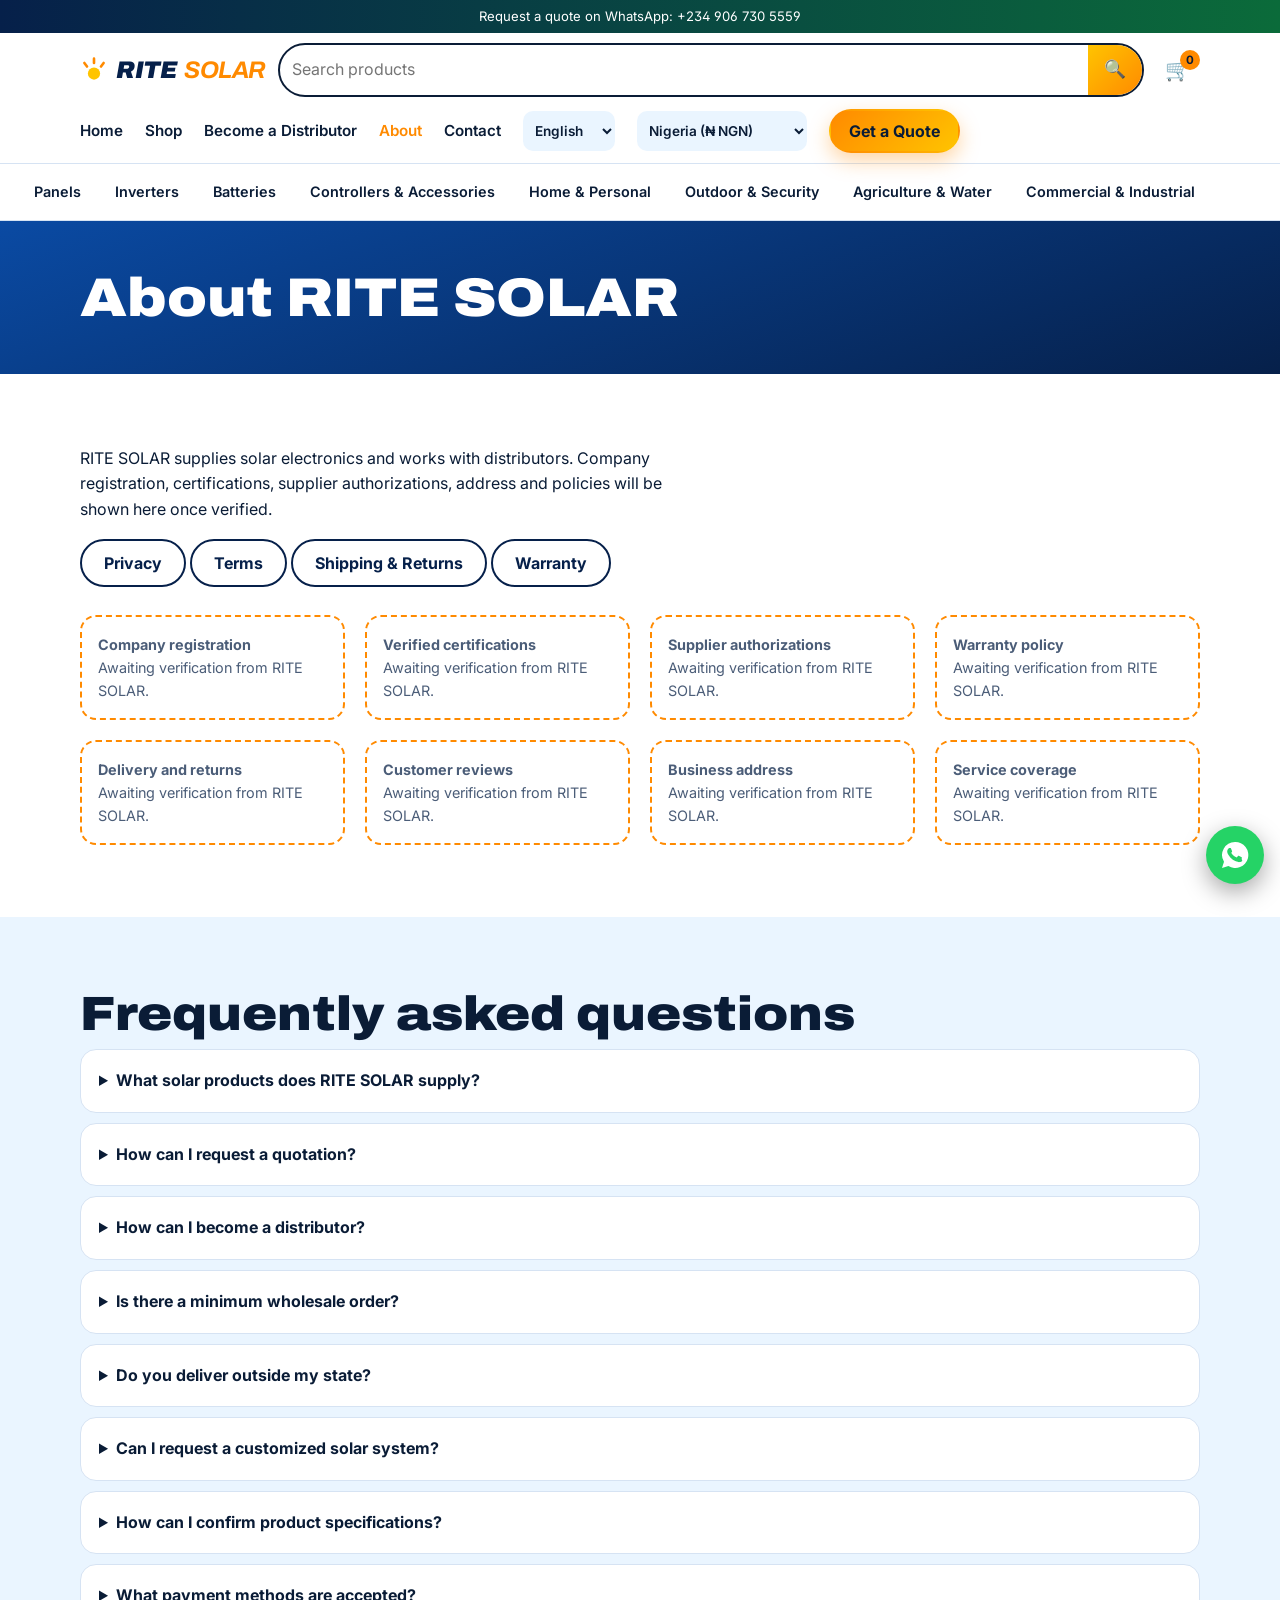
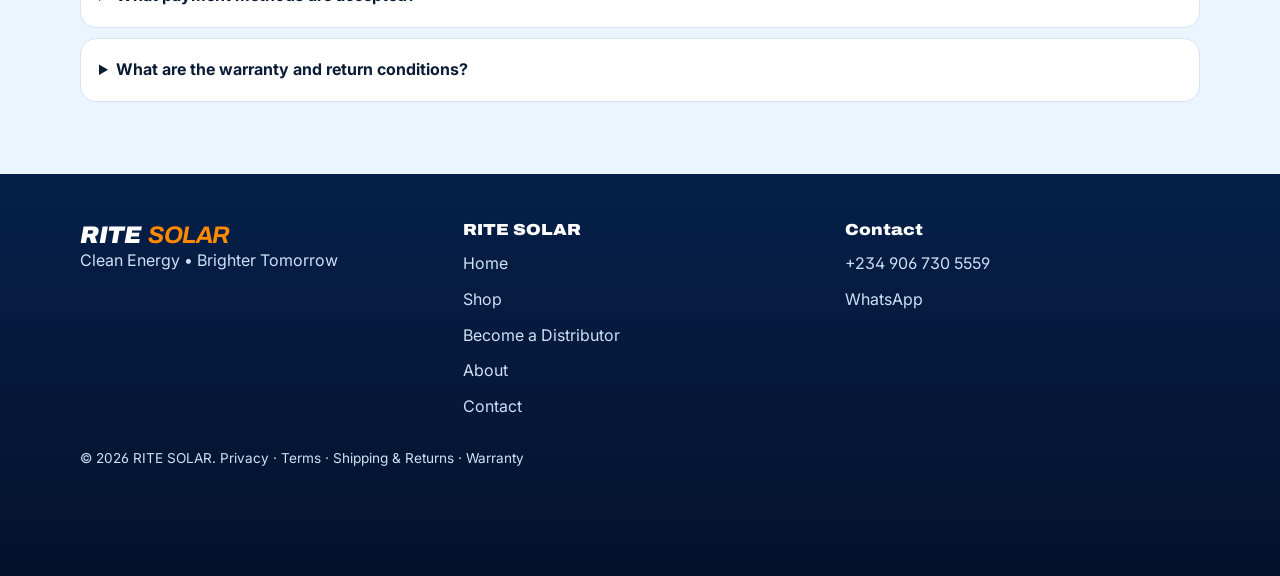
<file: about.html>
<!DOCTYPE html>
<html lang="en"><head><meta charset="utf-8"><meta name="viewport" content="width=device-width, initial-scale=1, viewport-fit=cover"><title>About | RITE SOLAR</title><meta name="description" content="Explore solar panels, inverters, batteries and solar power solutions from RITE SOLAR. Enquire about products, request quotations or discuss distributor opportunities."><link rel="preconnect" href="https://fonts.googleapis.com"><link href="https://fonts.googleapis.com/css2?family=Archivo:wdth,wght@100,700..900&family=Inter:wght@400;600&display=swap" rel="stylesheet"><link rel="stylesheet" href="style.css"></head><body><div id="hdr"></div><main><section class="ph-head"><div class="wrap"><h1 data-t="aboutH"></h1></div></section><section><div class="wrap"><p>RITE SOLAR supplies solar electronics and works with distributors. Company registration, certifications, supplier authorizations, address and policies will be shown here once verified.</p><p><a class="btn b-gh" href="privacy.html">Privacy</a> <a class="btn b-gh" href="terms.html">Terms</a> <a class="btn b-gh" href="shipping.html">Shipping &amp; Returns</a> <a class="btn b-gh" href="warranty.html">Warranty</a></p><div class="grid" id="trustg"></div></div></section><section class="sec-sky"><div class="wrap"><h2 data-t="faqH"></h2><div id="faqs"></div></div></section></main><div id="ftr"></div><script src="app.js"></script></body></html>
</file>
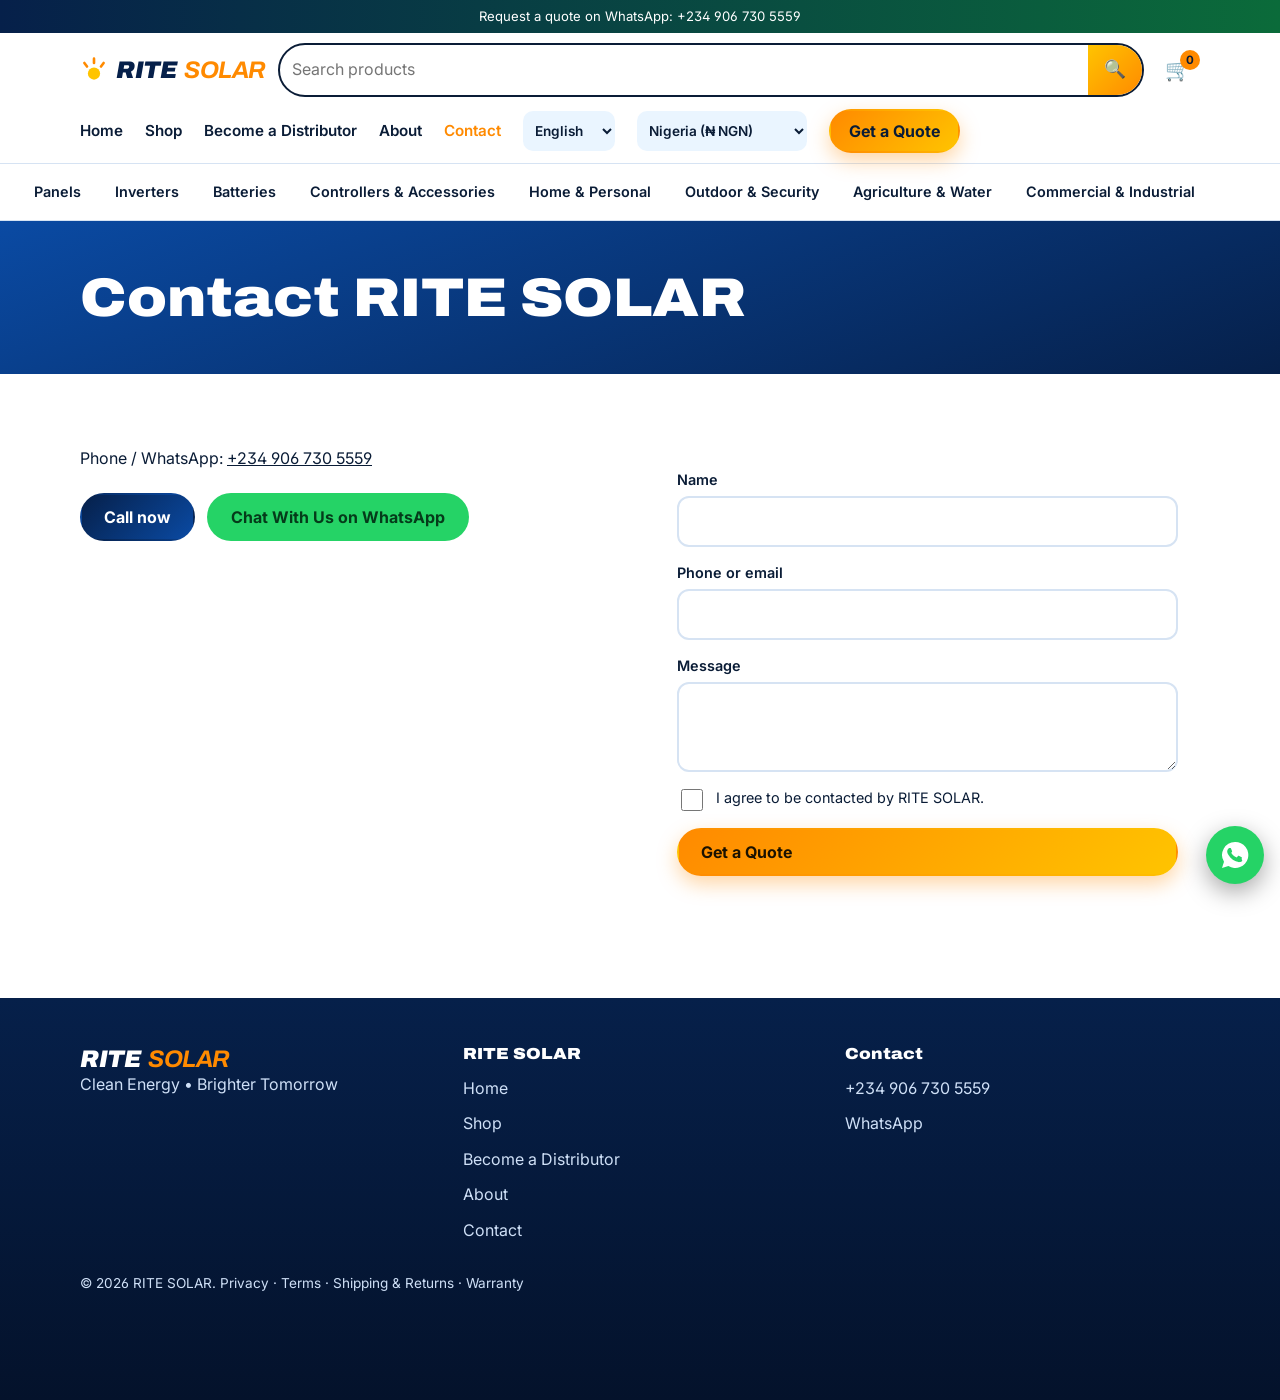
<file: contact.html>
<!DOCTYPE html>
<html lang="en"><head><meta charset="utf-8"><meta name="viewport" content="width=device-width, initial-scale=1, viewport-fit=cover"><title>Contact | RITE SOLAR</title><meta name="description" content="Explore solar panels, inverters, batteries and solar power solutions from RITE SOLAR. Enquire about products, request quotations or discuss distributor opportunities."><link rel="preconnect" href="https://fonts.googleapis.com"><link href="https://fonts.googleapis.com/css2?family=Archivo:wdth,wght@100,700..900&family=Inter:wght@400;600&display=swap" rel="stylesheet"><link rel="stylesheet" href="style.css"></head><body><div id="hdr"></div><main><section class="ph-head"><div class="wrap"><h1 data-t="contactH"></h1></div></section><section><div class="wrap dg" style="gap:30px"><div><p>Phone / WhatsApp: <a href="tel:+2349067305559">+234 906 730 5559</a></p><div class="cta"><a class="btn b-nv" href="tel:+2349067305559" data-t="call"></a><a class="btn b-wa" data-wa="gen" href="#" target="_blank" rel="noopener" data-t="chatwa"></a></div></div><form id="cform" novalidate><label>Name<input name="Name" required autocomplete="name"></label><label>Phone or email<input name="Contact" required></label><label>Message<textarea name="Message" required minlength="10"></textarea></label><div class="hp" aria-hidden="true"><label>Leave empty<input name="website" tabindex="-1" autocomplete="off"></label></div><label class="chk"><input type="checkbox" name="Consent" required><span data-t="f_consent"></span></label><button class="btn b-or" type="submit" data-t="quote"></button><div class="err" role="alert" id="cerr"></div><div id="cok"></div></form></div></section></main><div id="ftr"></div><script src="app.js"></script></body></html>
</file>
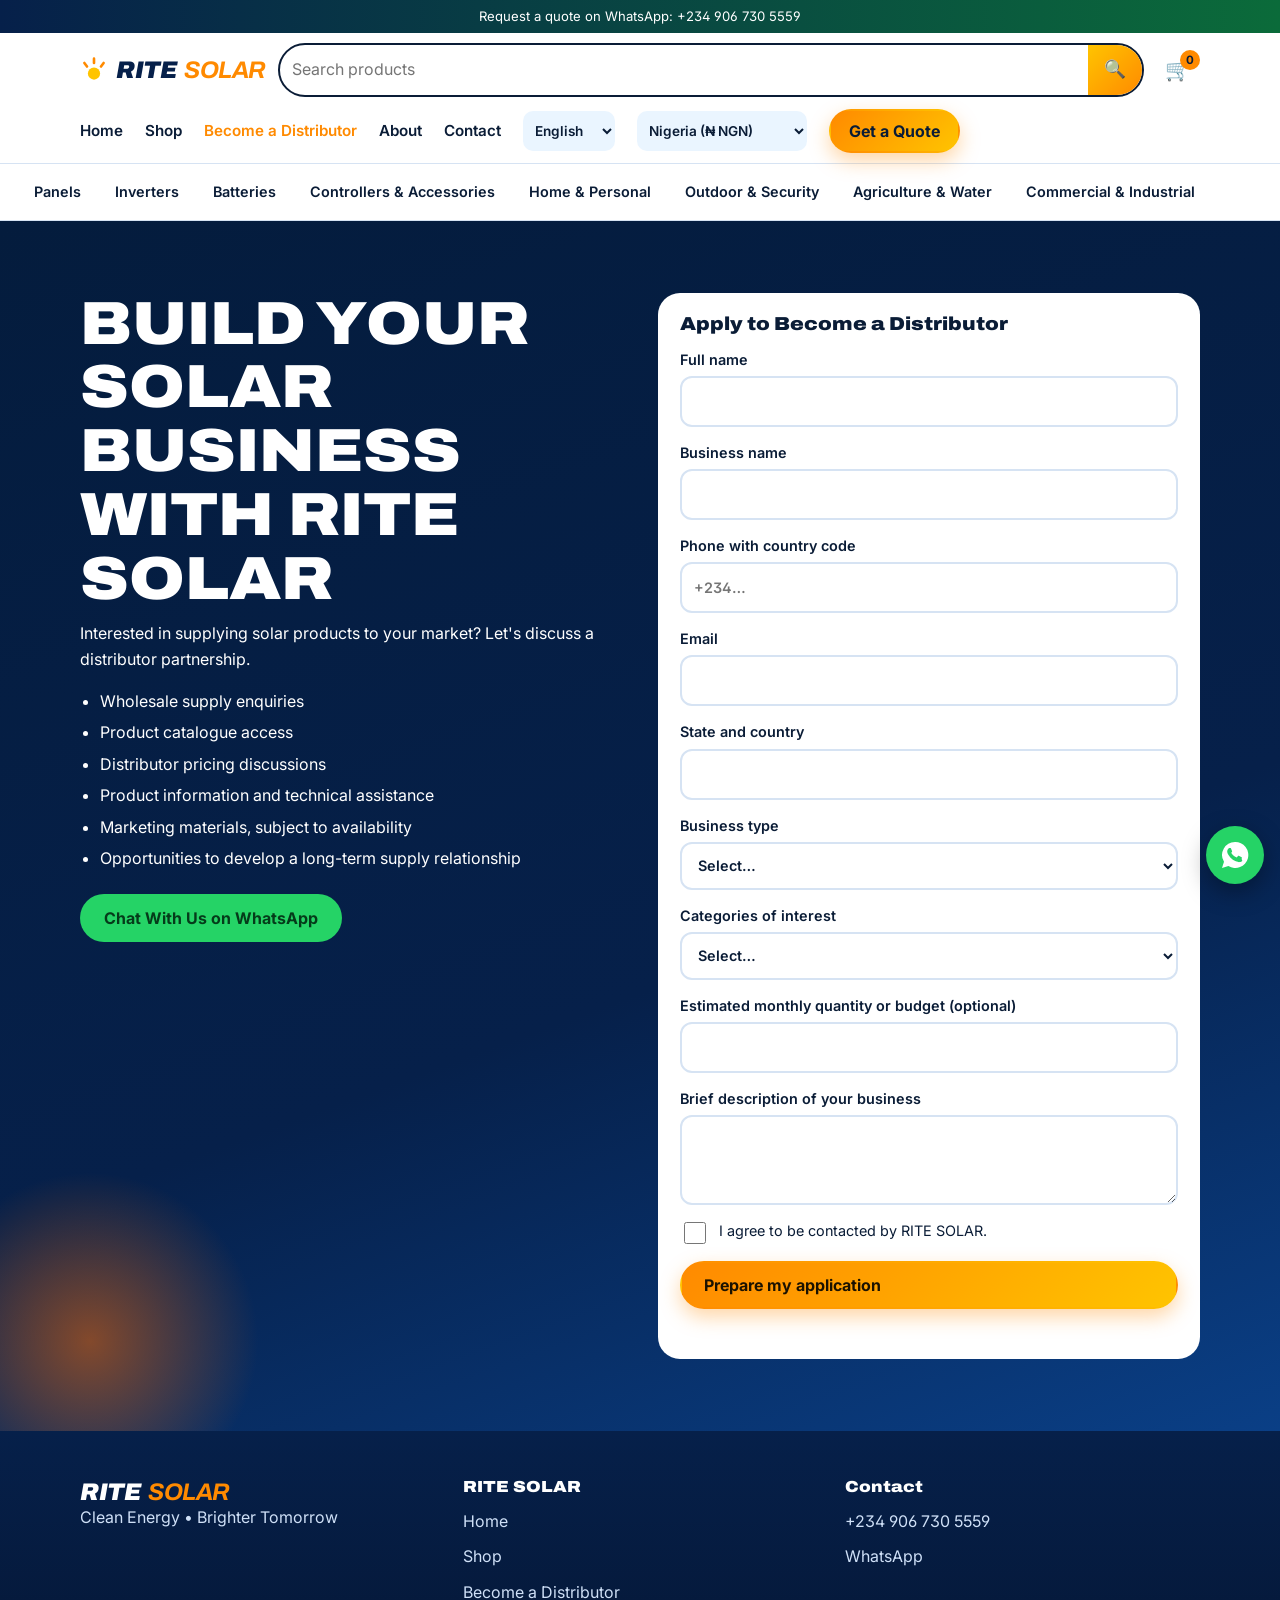
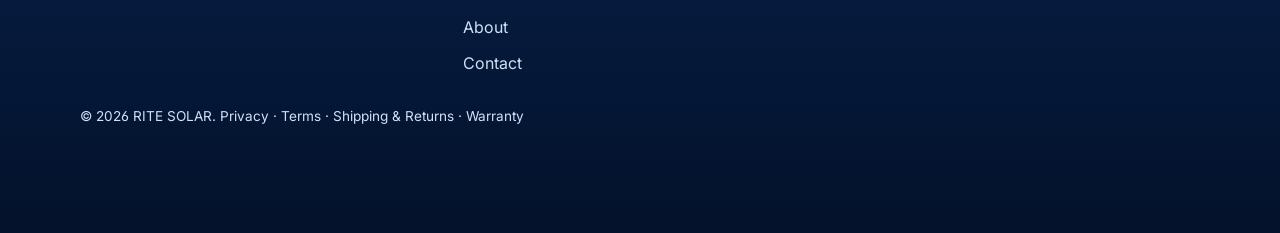
<file: distributor.html>
<!DOCTYPE html>
<html lang="en"><head><meta charset="utf-8"><meta name="viewport" content="width=device-width, initial-scale=1, viewport-fit=cover"><title>Become a Distributor | RITE SOLAR</title><meta name="description" content="Explore solar panels, inverters, batteries and solar power solutions from RITE SOLAR. Enquire about products, request quotations or discuss distributor opportunities."><link rel="preconnect" href="https://fonts.googleapis.com"><link href="https://fonts.googleapis.com/css2?family=Archivo:wdth,wght@100,700..900&family=Inter:wght@400;600&display=swap" rel="stylesheet"><link rel="stylesheet" href="style.css"></head><body><div id="hdr"></div><main><section class="dist"><div class="wrap dg"><div><h2 data-t="distH"></h2><p data-t="distSub"></p><ul><li>Wholesale supply enquiries</li><li>Product catalogue access</li><li>Distributor pricing discussions</li><li>Product information and technical assistance</li><li>Marketing materials, subject to availability</li><li>Opportunities to develop a long-term supply relationship</li></ul><div class="cta"><a class="btn b-wa" data-wa="dist" href="#" target="_blank" rel="noopener" data-t="chatwa"></a></div></div>
<form id="dform" novalidate><h3 data-t="apply"></h3><label><span data-t="f_name"></span><input name="Full name" required autocomplete="name"></label><label><span data-t="f_biz"></span><input name="Business name" required></label><label><span data-t="f_phone"></span><input name="Phone" required type="tel" placeholder="+234…"></label><label><span data-t="f_email"></span><input name="Email" required type="email"></label><label><span data-t="f_loc"></span><input name="Location" required></label><label>Business type<select name="Business type" required><option value="">Select…</option><option>Retailer</option><option>Wholesaler</option><option>Installer</option><option>Contractor</option><option>Other</option></select></label><label>Categories of interest<select name="Interest" required><option value="">Select…</option><option>Panels</option><option>Inverters</option><option>Batteries</option><option>Controllers &amp; Accessories</option><option>Home &amp; Personal</option><option>Outdoor &amp; Security</option><option>Agriculture &amp; Water</option><option>Commercial &amp; Industrial</option><option>Several categories</option></select></label><label>Estimated monthly quantity or budget (optional)<input name="Monthly estimate"></label><label><span data-t="f_about"></span><textarea name="About" required minlength="10"></textarea></label><div class="hp" aria-hidden="true"><label>Leave empty<input name="website" tabindex="-1" autocomplete="off"></label></div><label class="chk"><input type="checkbox" name="Consent" required><span data-t="f_consent"></span></label><button class="btn b-or" type="submit" data-t="f_submit"></button><div class="err" role="alert" id="derr"></div><div id="dok"></div></form></div></section></main><div id="ftr"></div><script src="app.js"></script></body></html>
</file>
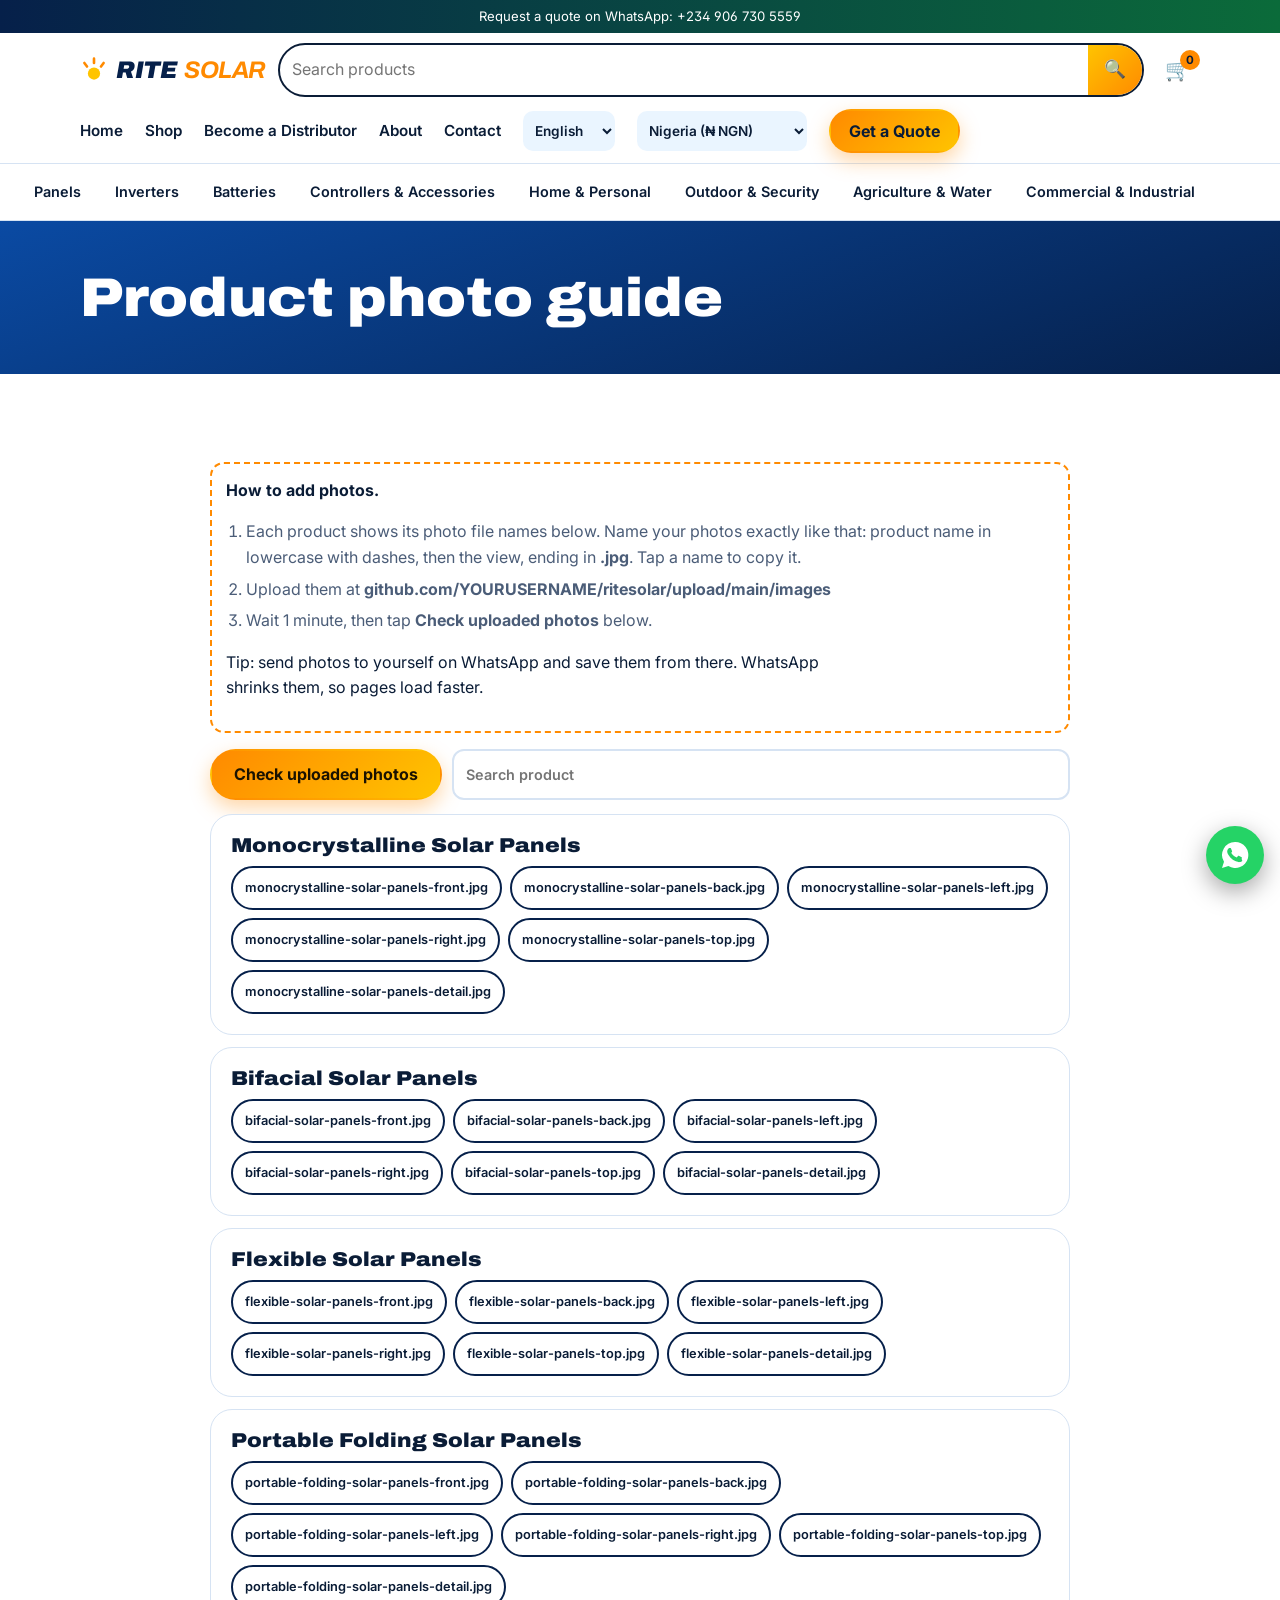
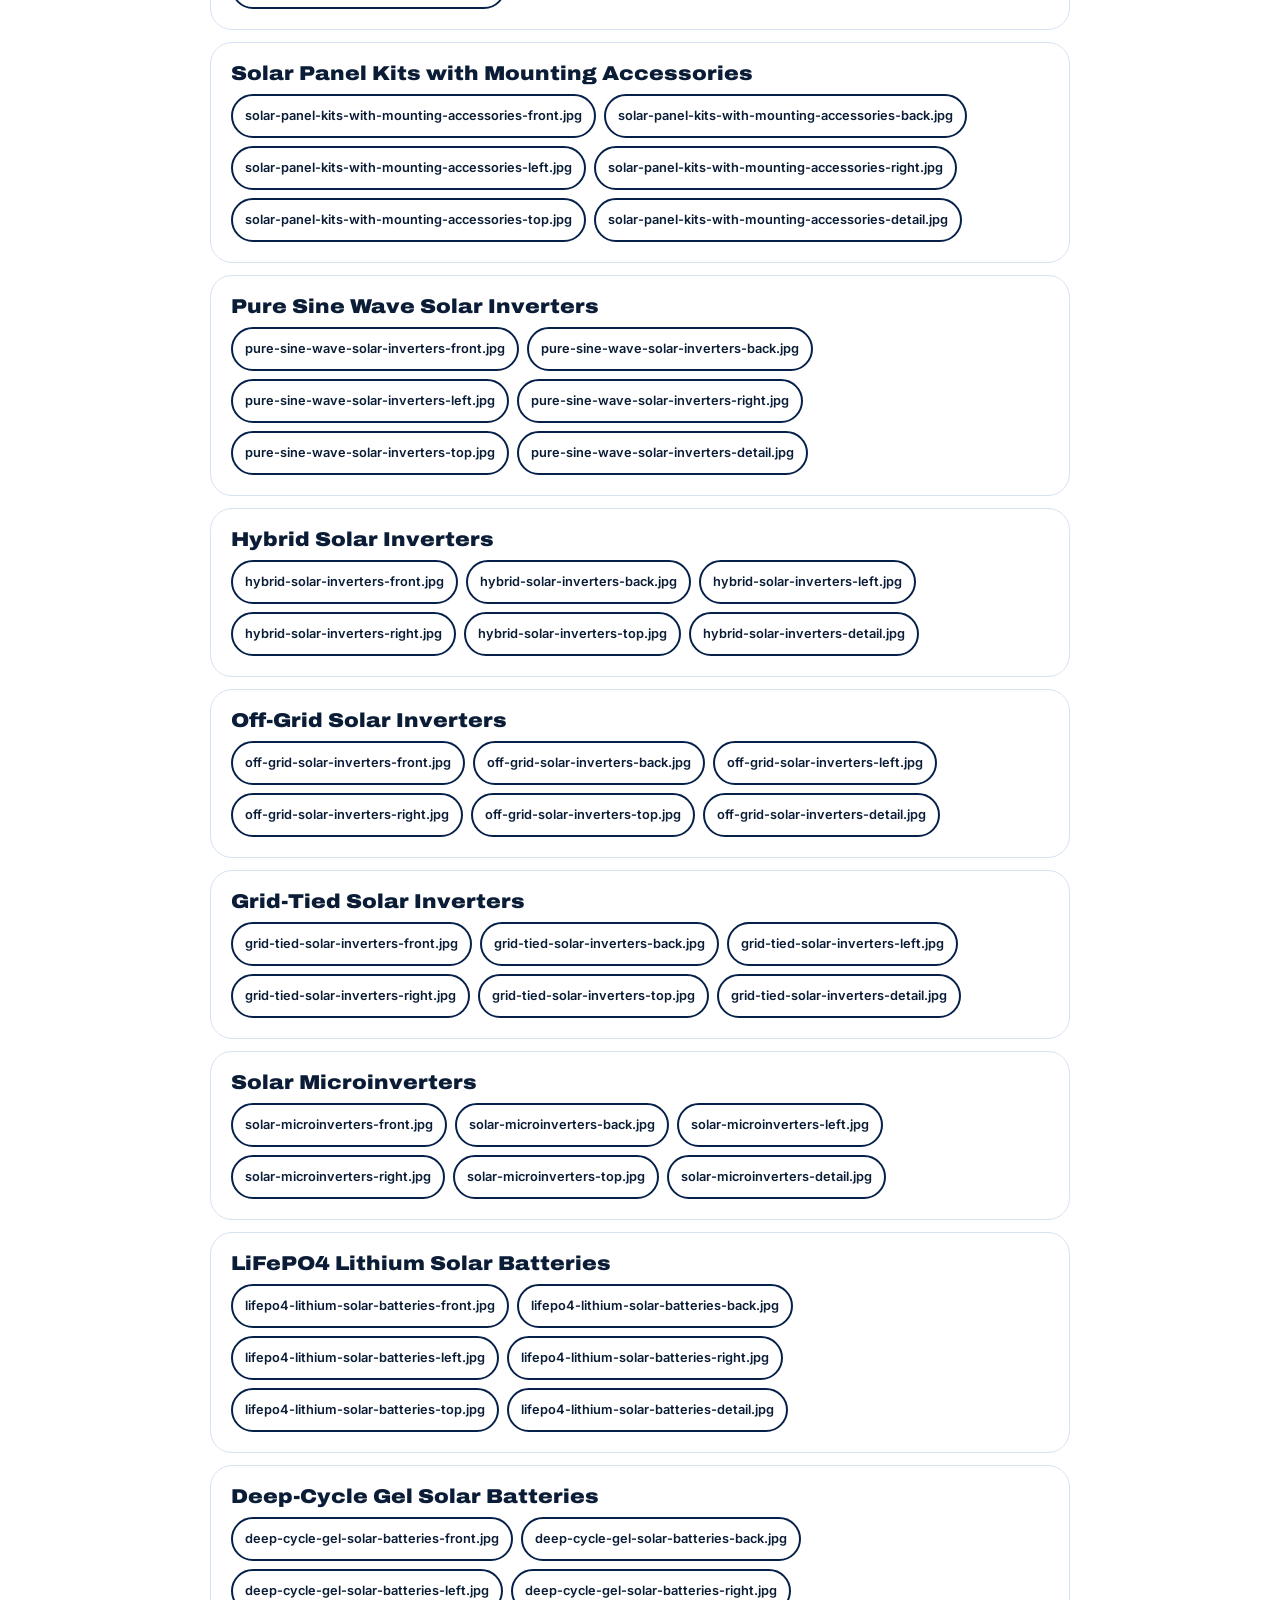
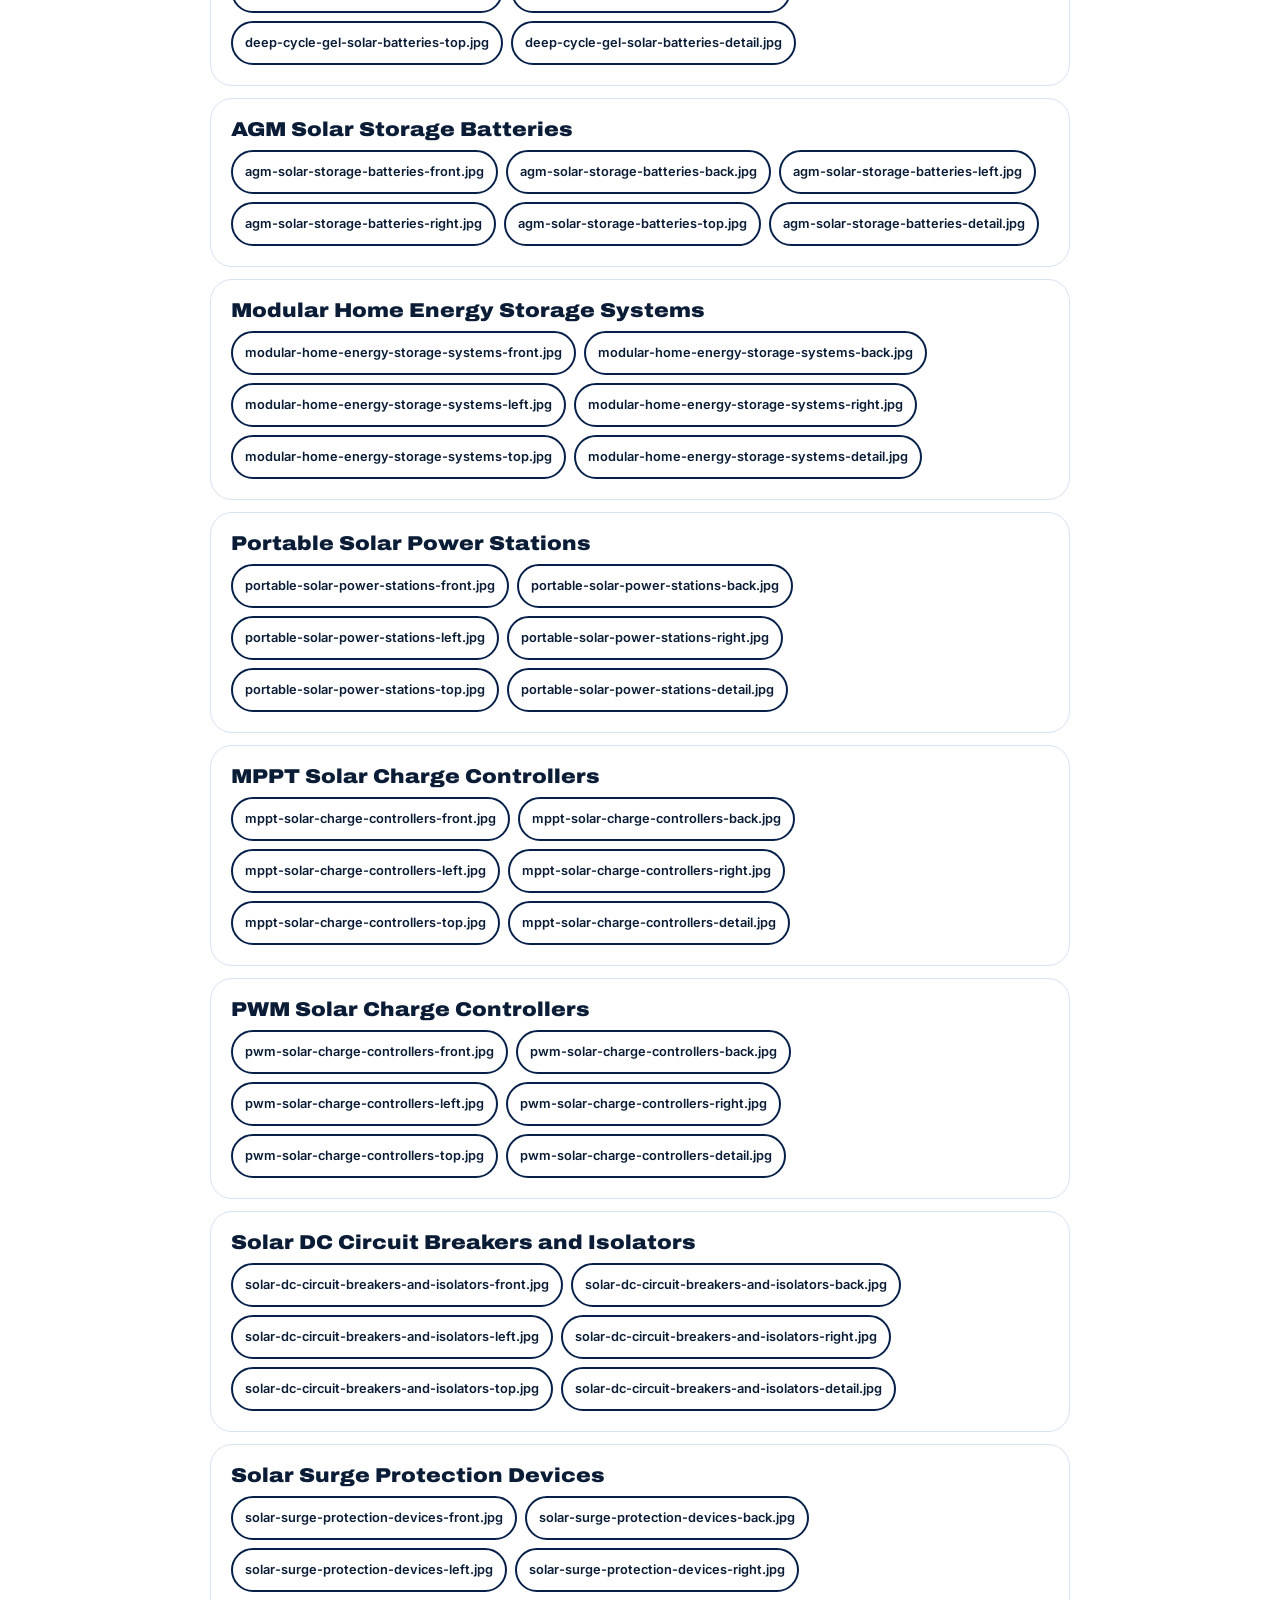
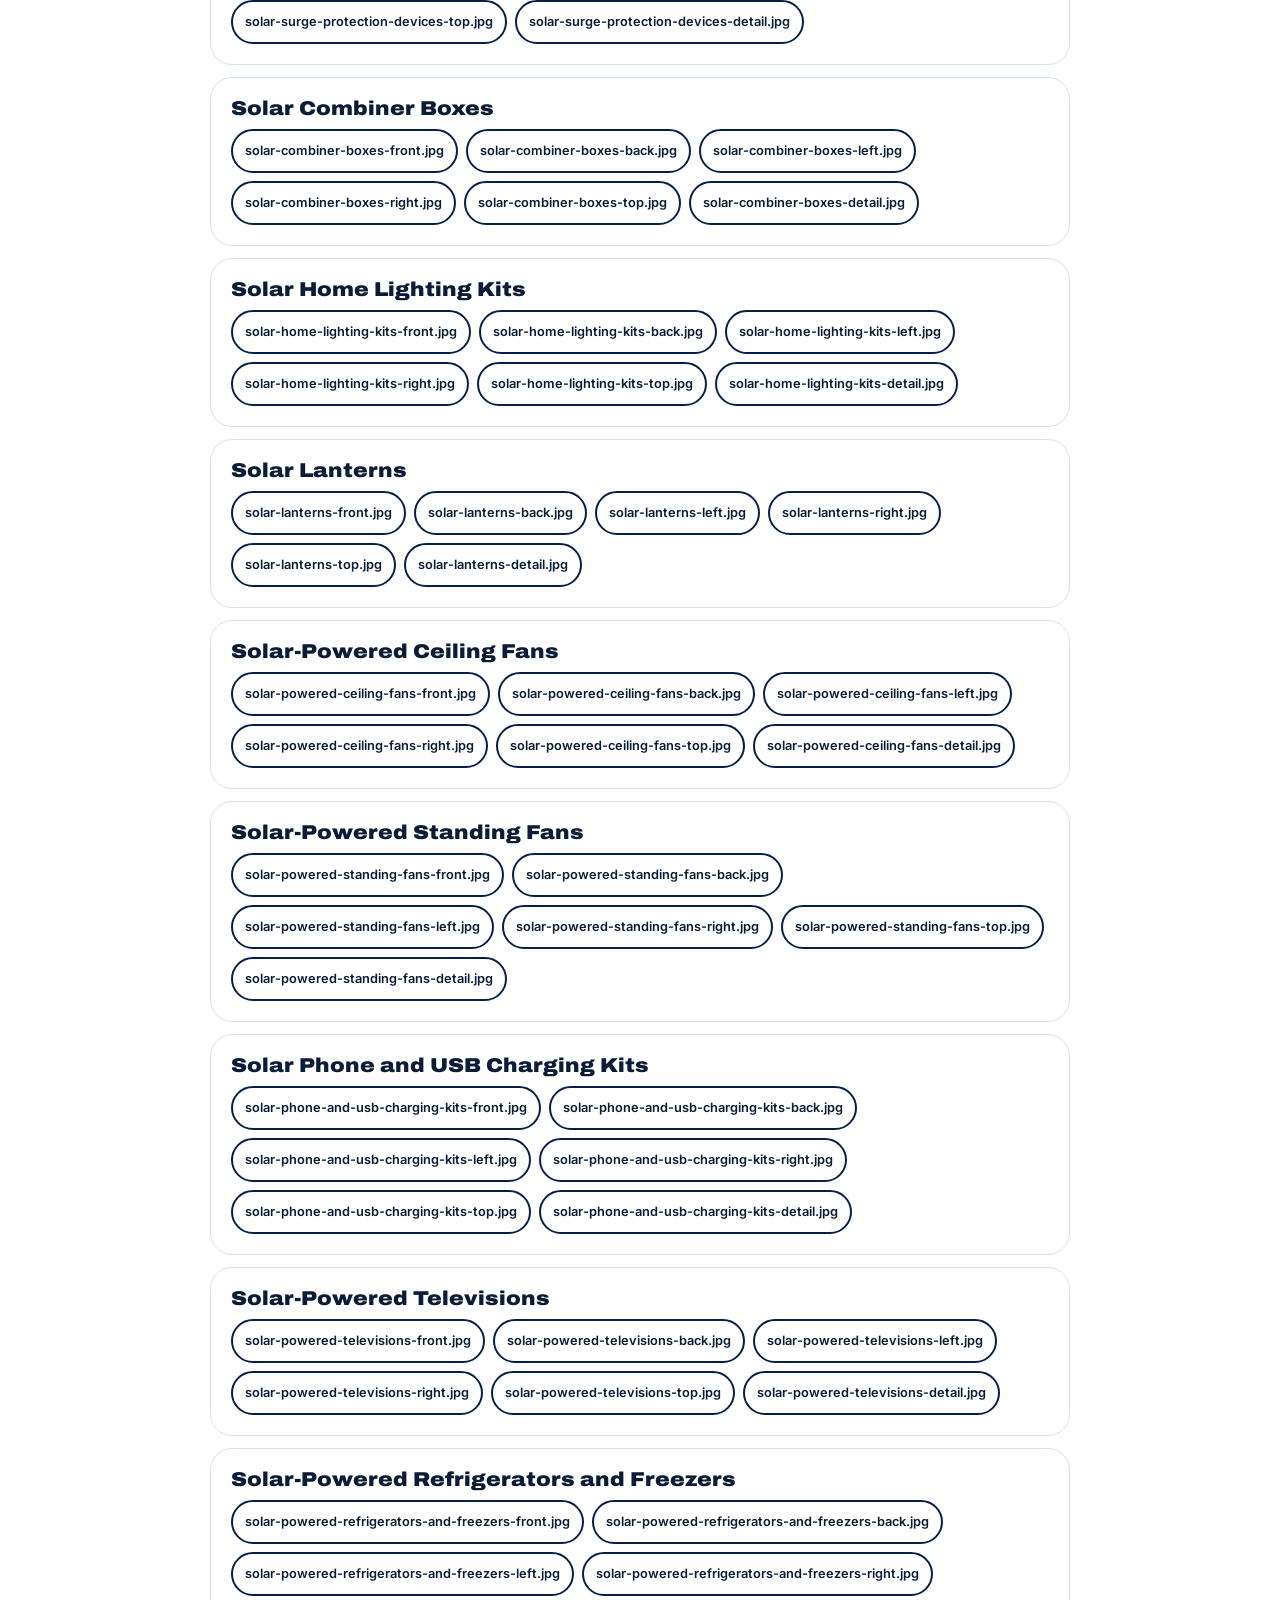
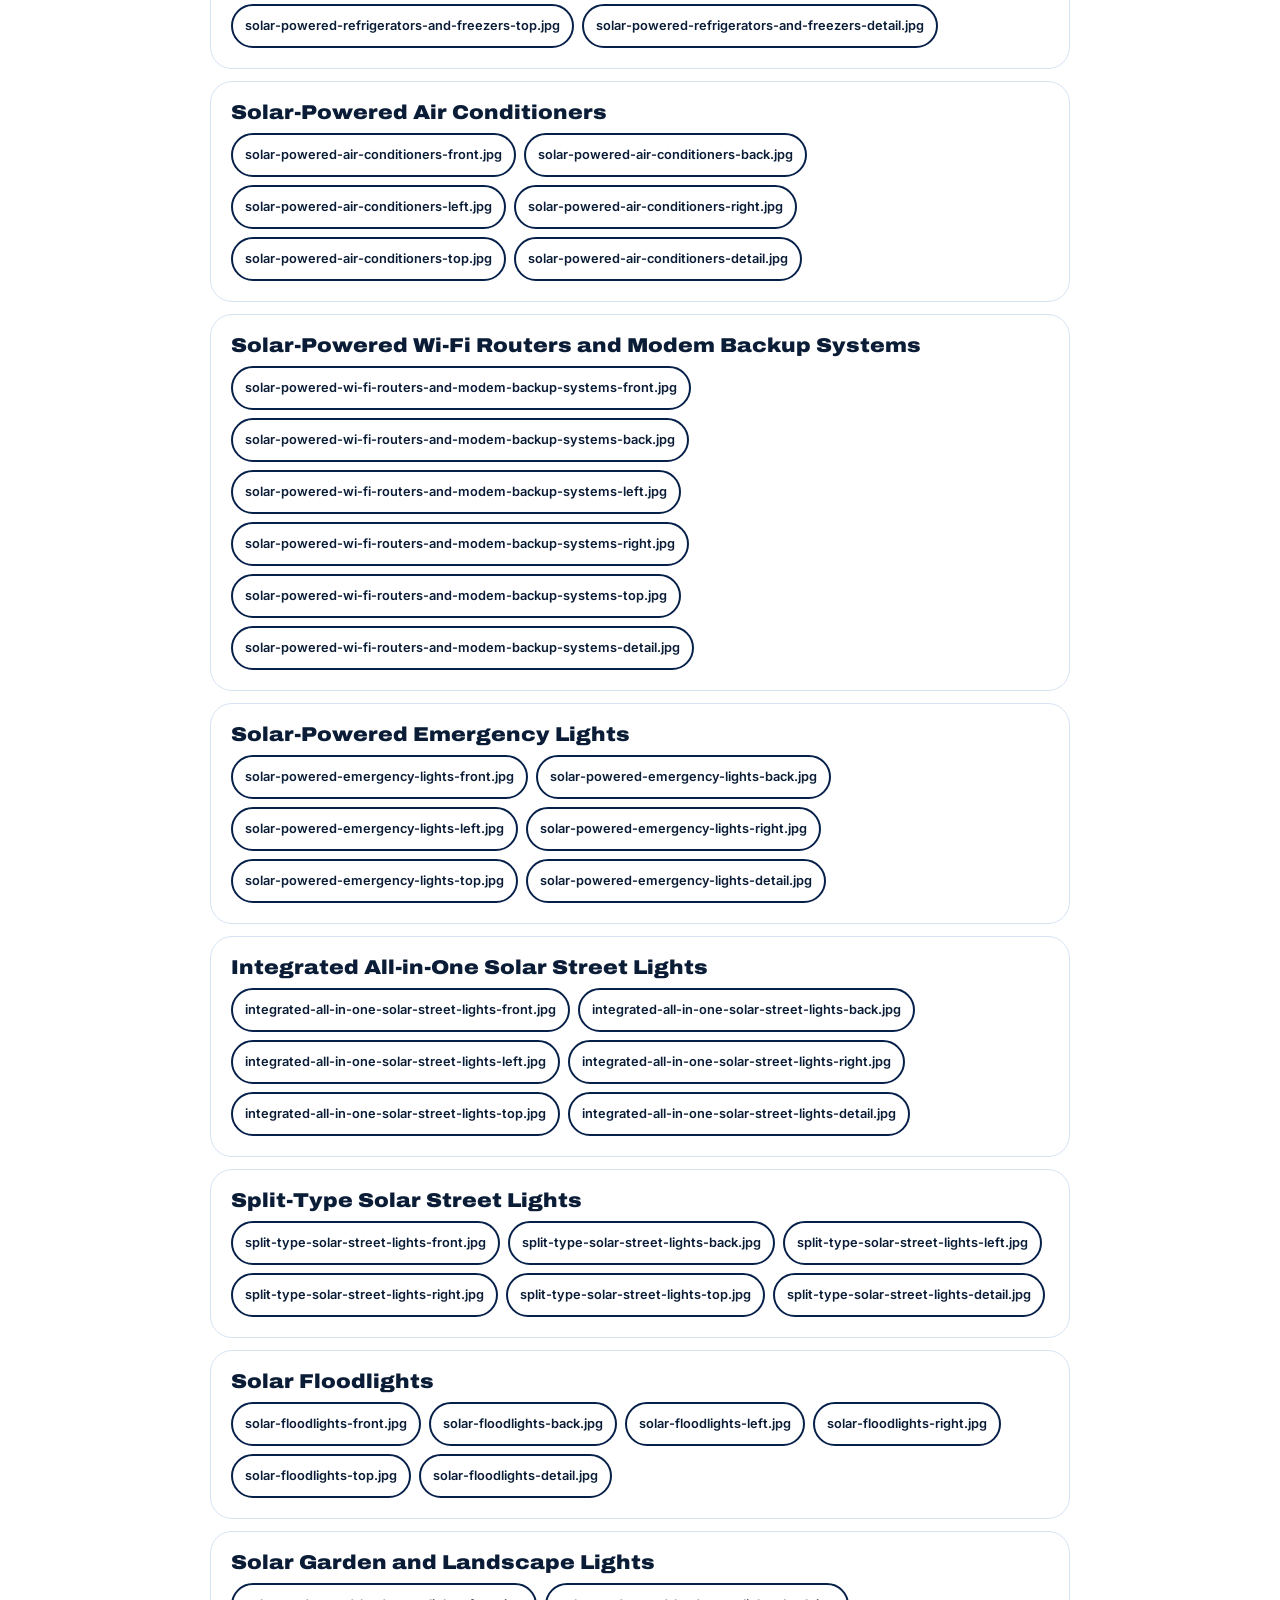
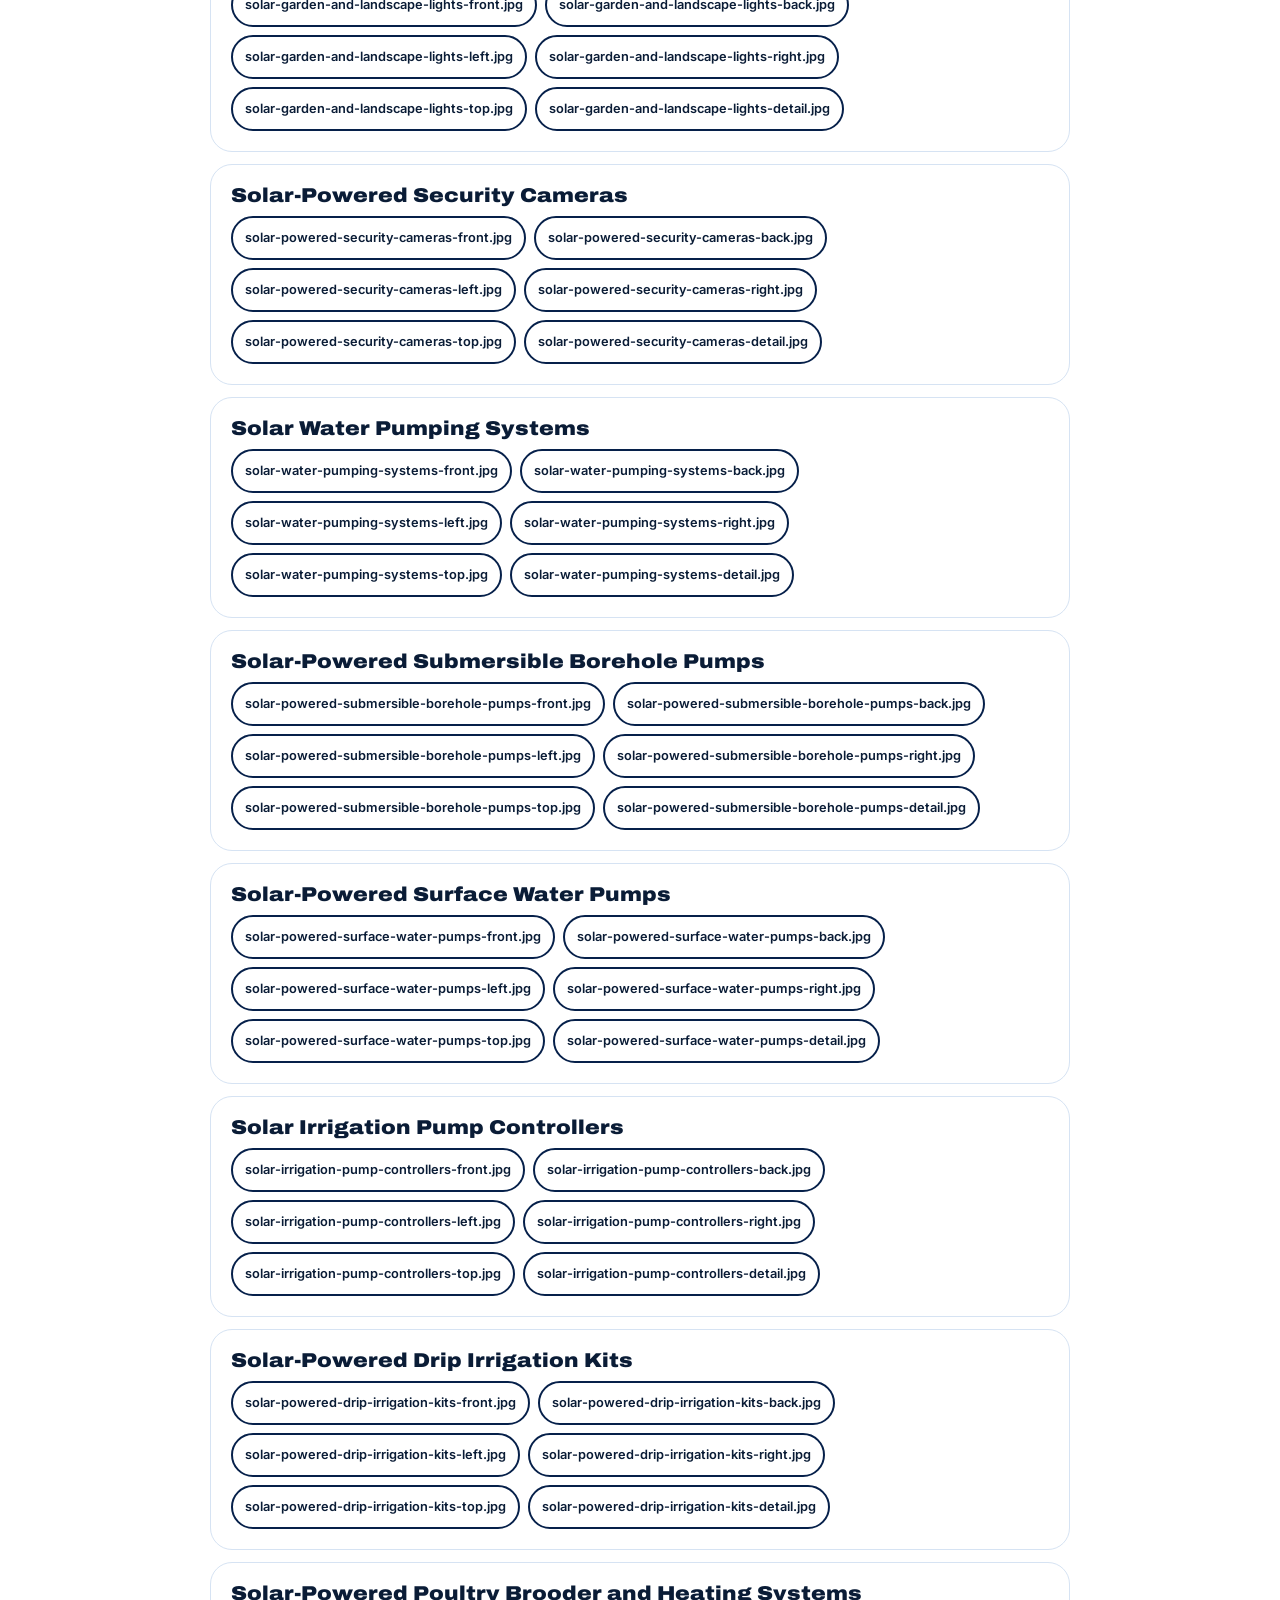
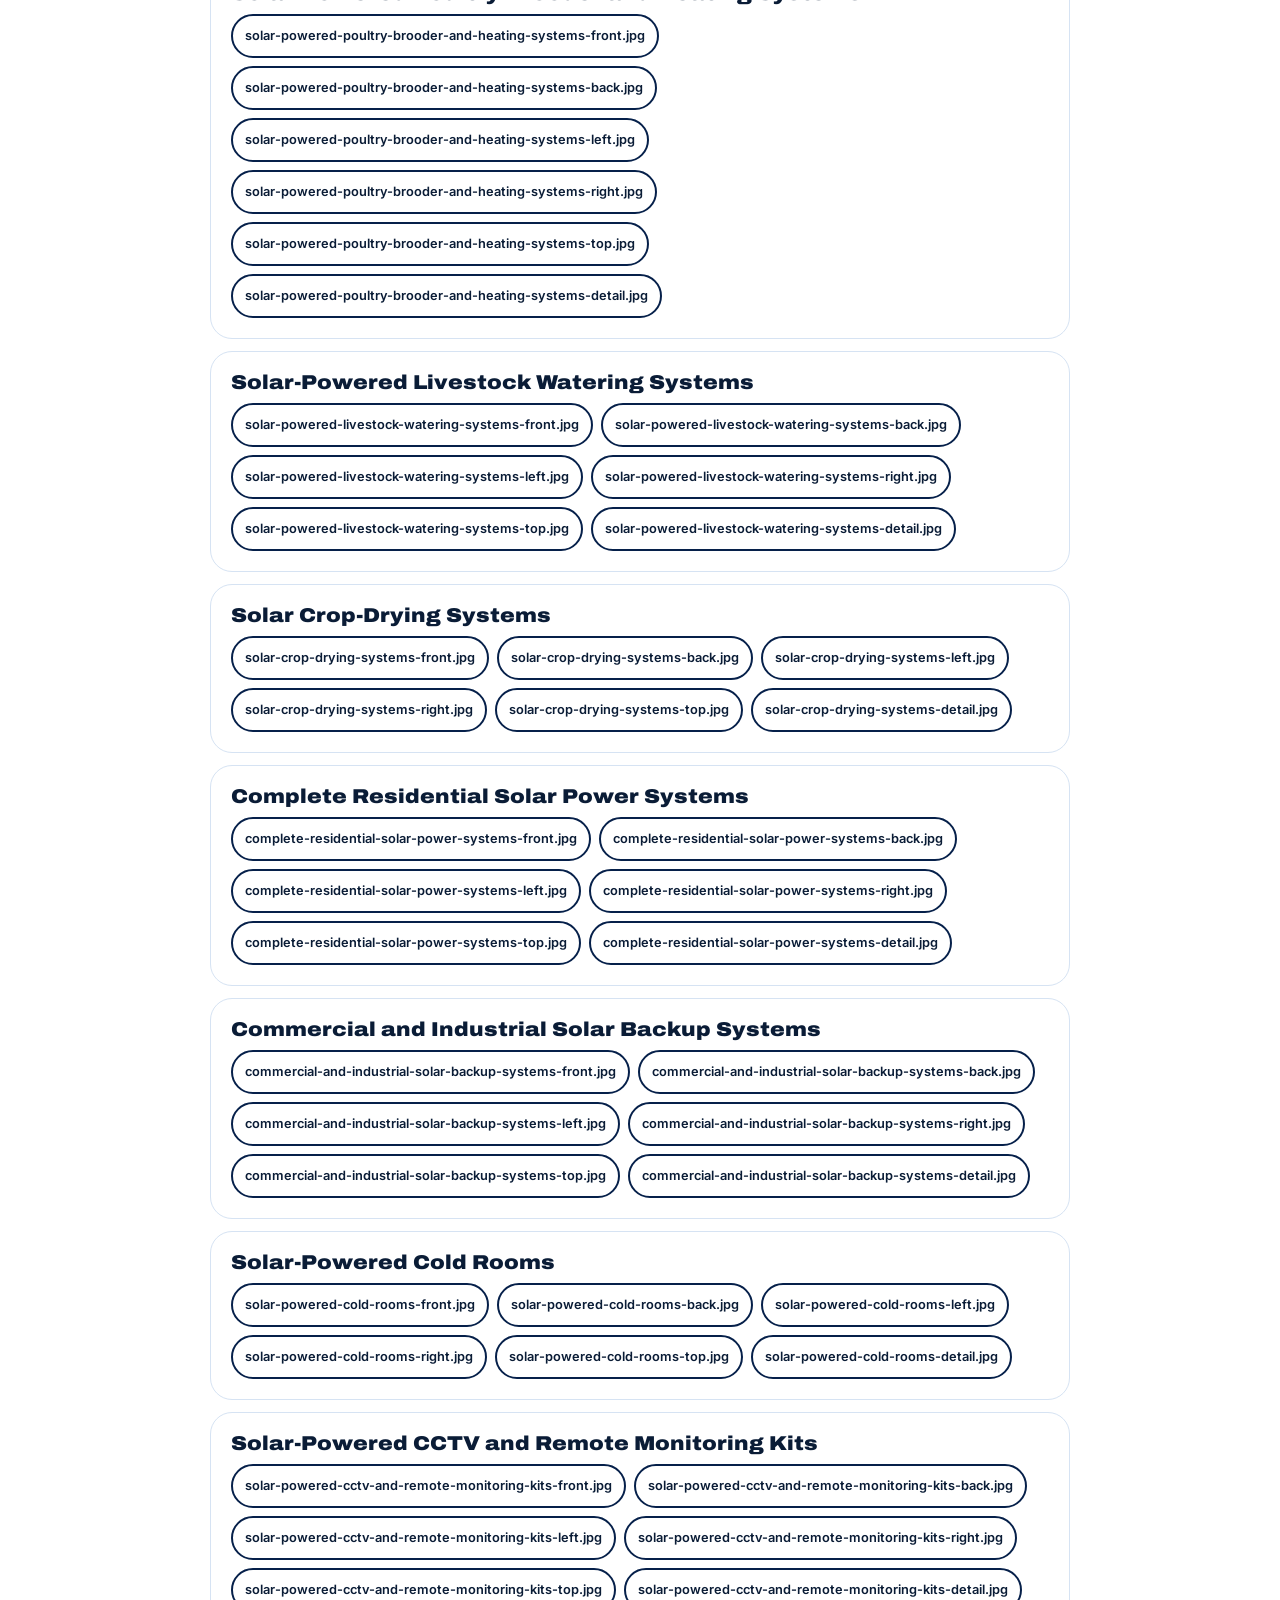
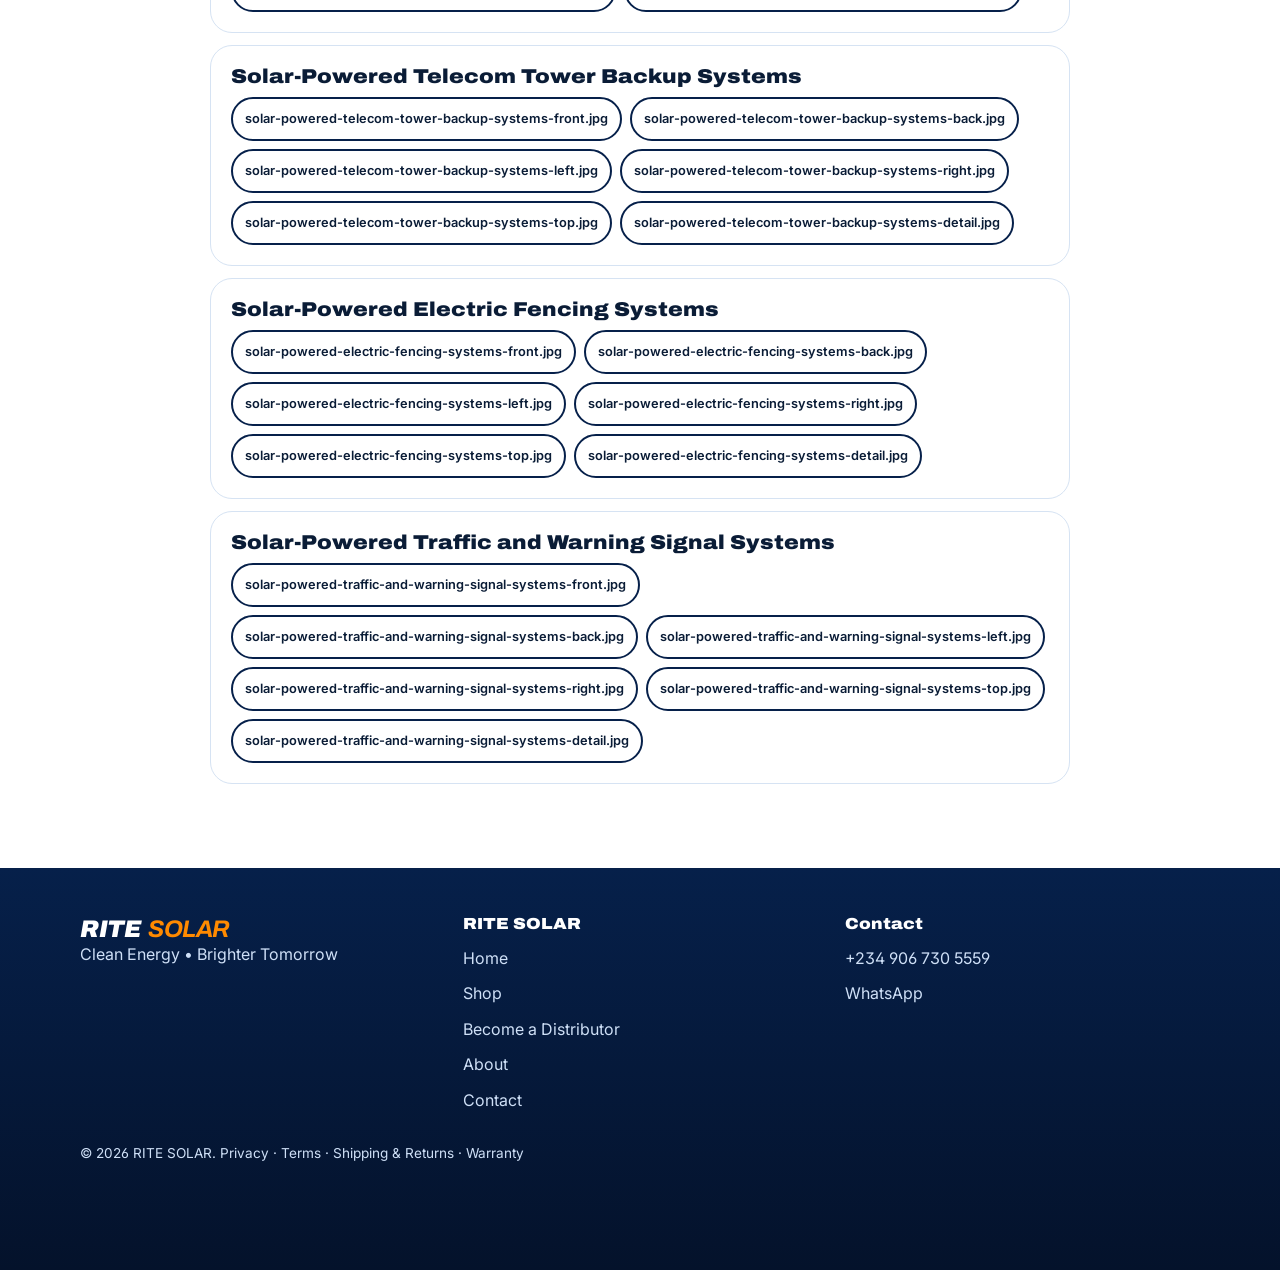
<file: photo-guide.html>
<!DOCTYPE html>
<html lang="en"><head><meta charset="utf-8"><meta name="viewport" content="width=device-width, initial-scale=1, viewport-fit=cover"><meta name="robots" content="noindex"><title>Photo guide | RITE SOLAR</title><link rel="preconnect" href="https://fonts.googleapis.com"><link href="https://fonts.googleapis.com/css2?family=Archivo:wdth,wght@100,700..900&family=Inter:wght@400;600&display=swap" rel="stylesheet"><link rel="icon" href="data:image/svg+xml,%3Csvg xmlns='http://www.w3.org/2000/svg' viewBox='0 0 32 32'%3E%3Ccircle cx='16' cy='20' r='9' fill='%23FFC400'/%3E%3Cpath d='M16 2v5M4 8l4 4M28 8l-4 4' stroke='%23FF8A00' stroke-width='3' stroke-linecap='round'/%3E%3C/svg%3E"><link rel="stylesheet" href="style.css"></head><body><div id="hdr"></div><main id="main"><section class="ph-head"><div class="wrap"><h1>Product photo guide</h1></div></section><section><div class="wrap doc" style="max-width:900px"><div id="guide"></div></div></section></main><div id="ftr"></div><script src="app.js"></script></body></html>
</file>
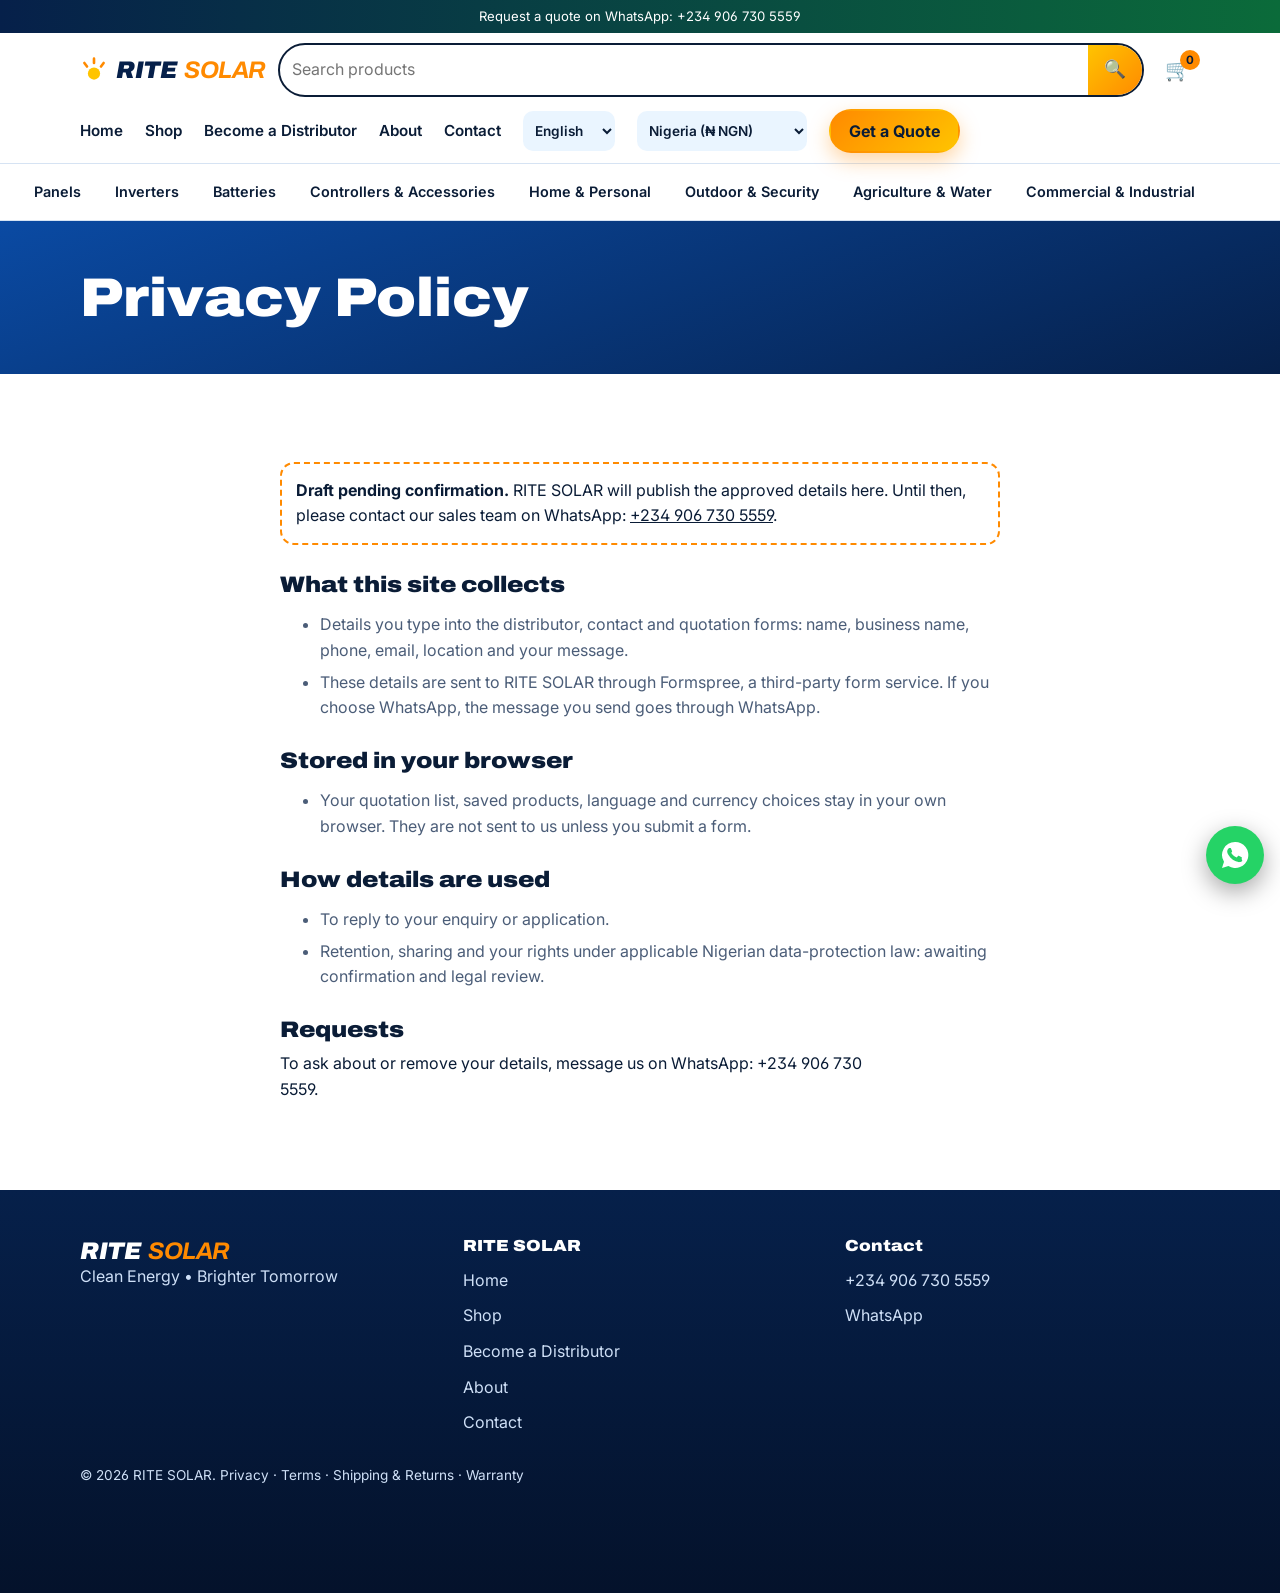
<file: privacy.html>
<!DOCTYPE html>
<html lang="en"><head><meta charset="utf-8"><meta name="viewport" content="width=device-width, initial-scale=1, viewport-fit=cover"><title>Privacy Policy | RITE SOLAR</title><meta name="description" content="RITE SOLAR: solar products, wholesale supply and distributor partnerships. Request a quote on WhatsApp."><link rel="preconnect" href="https://fonts.googleapis.com"><link href="https://fonts.googleapis.com/css2?family=Archivo:wdth,wght@100,700..900&family=Inter:wght@400;600&display=swap" rel="stylesheet"><meta name="theme-color" content="#06204a"><link rel="icon" href="data:image/svg+xml,%3Csvg xmlns='http://www.w3.org/2000/svg' viewBox='0 0 32 32'%3E%3Ccircle cx='16' cy='20' r='9' fill='%23FFC400'/%3E%3Cpath d='M16 2v5M4 8l4 4M28 8l-4 4' stroke='%23FF8A00' stroke-width='3' stroke-linecap='round'/%3E%3C/svg%3E"><link rel="stylesheet" href="style.css"></head><body><a class="skip" href="#main">Skip to content</a><div id="hdr"></div><main id="main"><section class="ph-head"><div class="wrap"><h1>Privacy Policy</h1></div></section><section><div class="wrap doc"><div class="pnote"><b>Draft pending confirmation.</b> RITE SOLAR will publish the approved details here. Until then, please contact our sales team on WhatsApp: <a href="tel:+2349067305559">+234 906 730 5559</a>.</div><h2>What this site collects</h2><ul><li>Details you type into the distributor, contact and quotation forms: name, business name, phone, email, location and your message.</li><li>These details are sent to RITE SOLAR through Formspree, a third-party form service. If you choose WhatsApp, the message you send goes through WhatsApp.</li></ul><h2>Stored in your browser</h2><ul><li>Your quotation list, saved products, language and currency choices stay in your own browser. They are not sent to us unless you submit a form.</li></ul><h2>How details are used</h2><ul><li>To reply to your enquiry or application.</li><li>Retention, sharing and your rights under applicable Nigerian data-protection law: awaiting confirmation and legal review.</li></ul><h2>Requests</h2><p>To ask about or remove your details, message us on WhatsApp: +234 906 730 5559.</p></div></section></main><div id="ftr"></div><script src="app.js"></script></body></html>
</file>
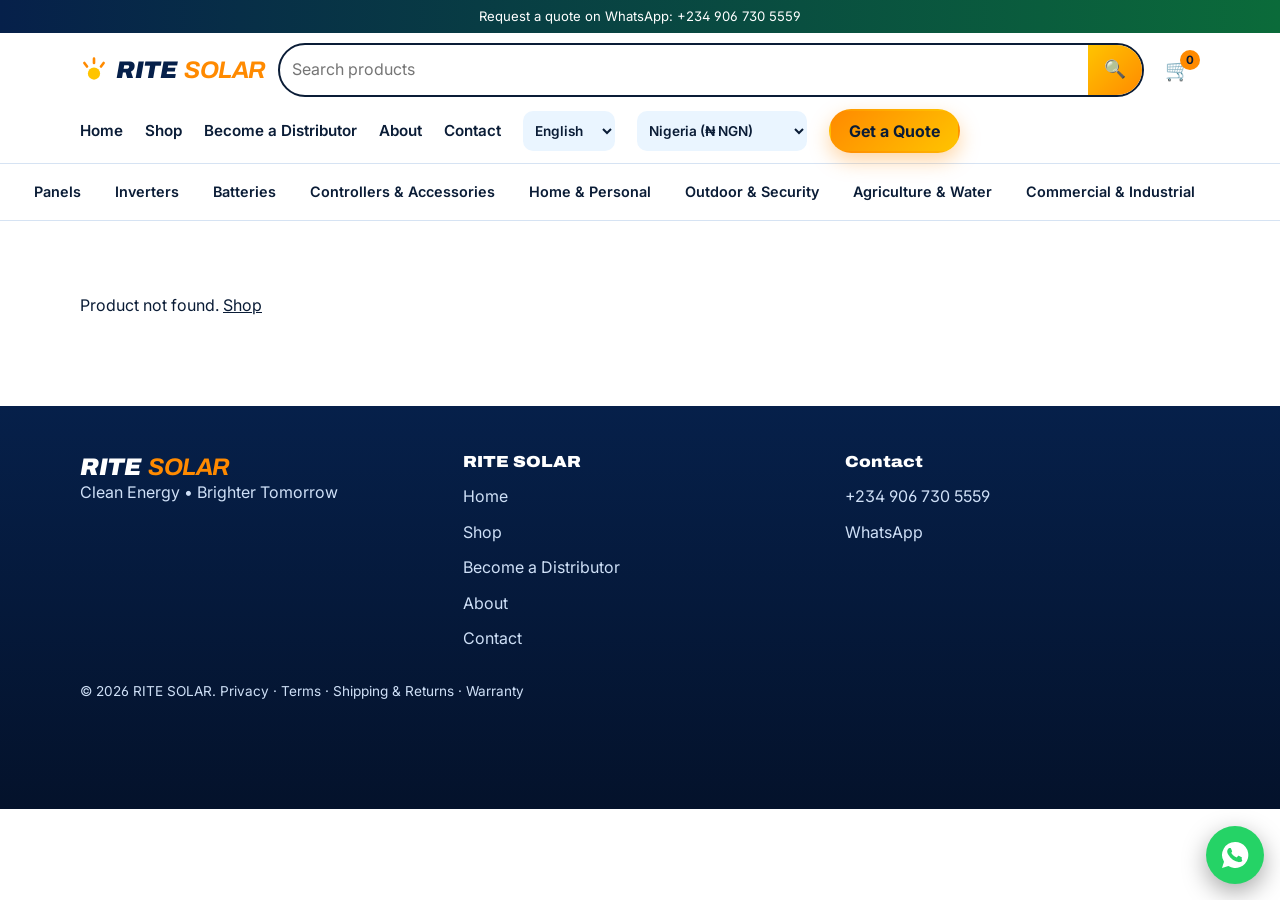
<file: product.html>
<!DOCTYPE html>
<html lang="en"><head><meta charset="utf-8"><meta name="viewport" content="width=device-width, initial-scale=1, viewport-fit=cover"><title>Product | RITE SOLAR</title><meta name="description" content="RITE SOLAR: solar products, wholesale supply and distributor partnerships. Request a quote on WhatsApp."><link rel="preconnect" href="https://fonts.googleapis.com"><link href="https://fonts.googleapis.com/css2?family=Archivo:wdth,wght@100,700..900&family=Inter:wght@400;600&display=swap" rel="stylesheet"><meta name="theme-color" content="#06204a"><link rel="icon" href="data:image/svg+xml,%3Csvg xmlns='http://www.w3.org/2000/svg' viewBox='0 0 32 32'%3E%3Ccircle cx='16' cy='20' r='9' fill='%23FFC400'/%3E%3Cpath d='M16 2v5M4 8l4 4M28 8l-4 4' stroke='%23FF8A00' stroke-width='3' stroke-linecap='round'/%3E%3C/svg%3E"><link rel="stylesheet" href="style.css"></head><body><a class="skip" href="#main">Skip to content</a><div id="hdr"></div><main id="main"><section><div class="wrap" id="prod"></div></section></main><div id="ftr"></div><script src="app.js"></script></body></html>
</file>
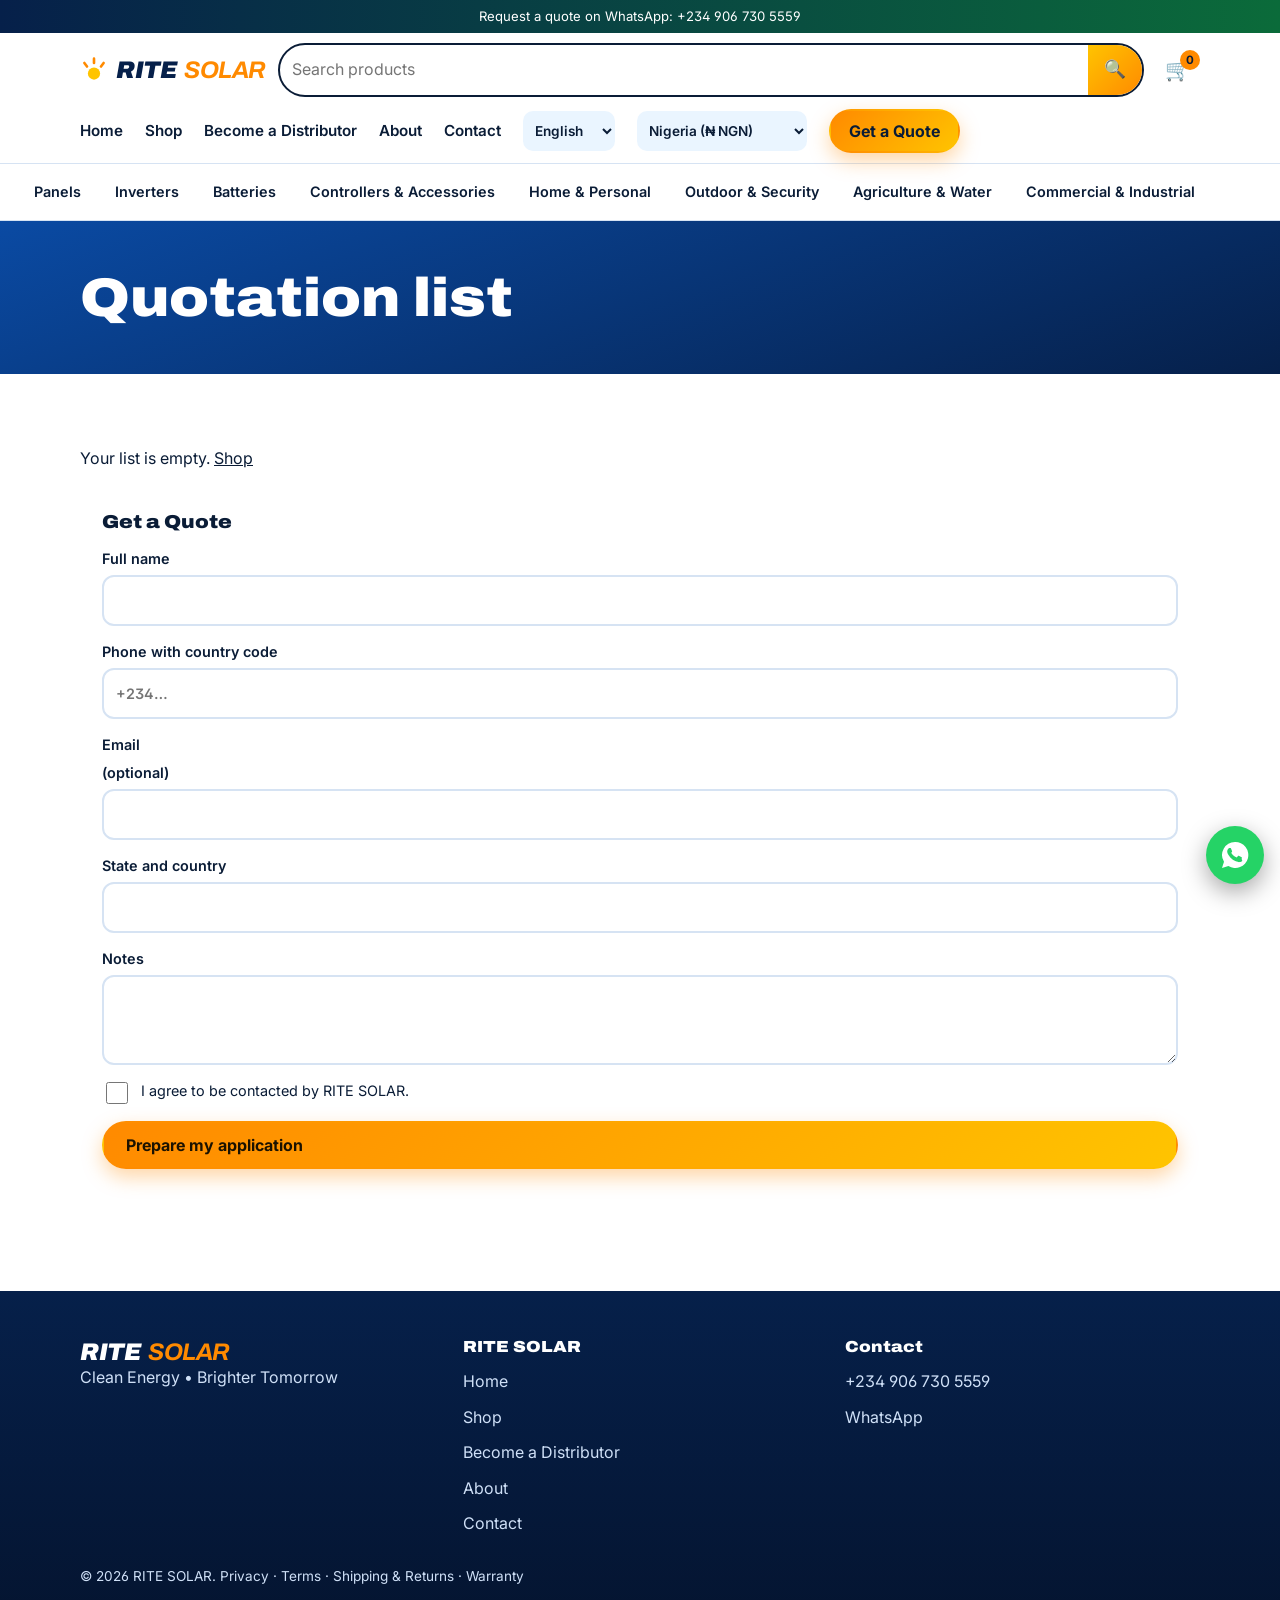
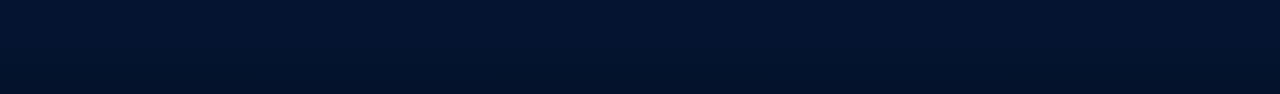
<file: quote.html>
<!DOCTYPE html>
<html lang="en"><head><meta charset="utf-8"><meta name="viewport" content="width=device-width, initial-scale=1, viewport-fit=cover"><title>Quotation List | RITE SOLAR</title><meta name="description" content="RITE SOLAR: solar products, wholesale supply and distributor partnerships. Request a quote on WhatsApp."><link rel="preconnect" href="https://fonts.googleapis.com"><link href="https://fonts.googleapis.com/css2?family=Archivo:wdth,wght@100,700..900&family=Inter:wght@400;600&display=swap" rel="stylesheet"><meta name="theme-color" content="#06204a"><link rel="icon" href="data:image/svg+xml,%3Csvg xmlns='http://www.w3.org/2000/svg' viewBox='0 0 32 32'%3E%3Ccircle cx='16' cy='20' r='9' fill='%23FFC400'/%3E%3Cpath d='M16 2v5M4 8l4 4M28 8l-4 4' stroke='%23FF8A00' stroke-width='3' stroke-linecap='round'/%3E%3C/svg%3E"><link rel="stylesheet" href="style.css"></head><body><a class="skip" href="#main">Skip to content</a><div id="hdr"></div><main id="main"><section class="ph-head"><div class="wrap"><h1 data-t="cartH"></h1></div></section><section><div class="wrap"><div id="qp"></div><form id="qform" novalidate hidden style="margin-top:20px"><h3 data-t="quote"></h3><label><span data-t="f_name"></span><input name="Name" required autocomplete="name"></label><label><span data-t="f_phone"></span><input name="Phone" required type="tel" placeholder="+234…"></label><label><span data-t="f_email"></span> (optional)<input name="Email" type="email"></label><label><span data-t="f_loc"></span><input name="Location" required></label><label>Notes<textarea name="Notes"></textarea></label><div class="hp" aria-hidden="true"><label>Leave empty<input name="website" tabindex="-1" autocomplete="off"></label></div><label class="chk"><input type="checkbox" name="Consent" required><span data-t="f_consent"></span></label><button class="btn b-or" type="submit" data-t="f_submit"></button><div class="err" role="alert" id="qerr"></div><div id="qok"></div></form></div></section></main><div id="ftr"></div><script src="app.js"></script></body></html>
</file>
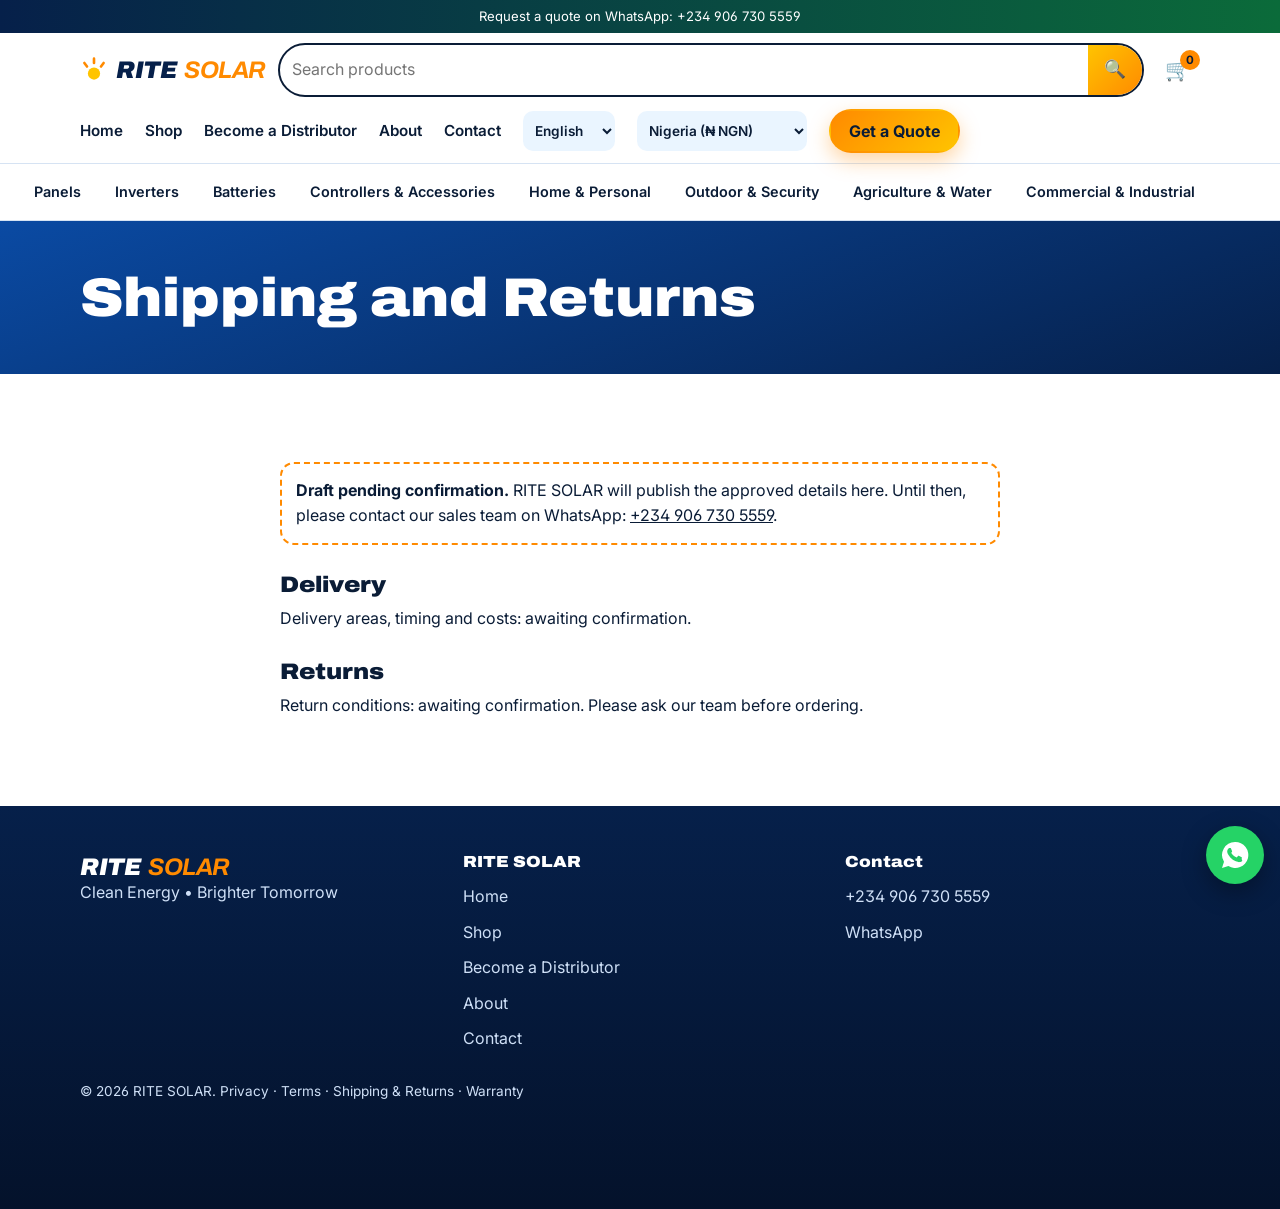
<file: shipping.html>
<!DOCTYPE html>
<html lang="en"><head><meta charset="utf-8"><meta name="viewport" content="width=device-width, initial-scale=1, viewport-fit=cover"><title>Shipping and Returns | RITE SOLAR</title><meta name="description" content="RITE SOLAR: solar products, wholesale supply and distributor partnerships. Request a quote on WhatsApp."><link rel="preconnect" href="https://fonts.googleapis.com"><link href="https://fonts.googleapis.com/css2?family=Archivo:wdth,wght@100,700..900&family=Inter:wght@400;600&display=swap" rel="stylesheet"><meta name="theme-color" content="#06204a"><link rel="icon" href="data:image/svg+xml,%3Csvg xmlns='http://www.w3.org/2000/svg' viewBox='0 0 32 32'%3E%3Ccircle cx='16' cy='20' r='9' fill='%23FFC400'/%3E%3Cpath d='M16 2v5M4 8l4 4M28 8l-4 4' stroke='%23FF8A00' stroke-width='3' stroke-linecap='round'/%3E%3C/svg%3E"><link rel="stylesheet" href="style.css"></head><body><a class="skip" href="#main">Skip to content</a><div id="hdr"></div><main id="main"><section class="ph-head"><div class="wrap"><h1>Shipping and Returns</h1></div></section><section><div class="wrap doc"><div class="pnote"><b>Draft pending confirmation.</b> RITE SOLAR will publish the approved details here. Until then, please contact our sales team on WhatsApp: <a href="tel:+2349067305559">+234 906 730 5559</a>.</div><h2>Delivery</h2><p>Delivery areas, timing and costs: awaiting confirmation.</p><h2>Returns</h2><p>Return conditions: awaiting confirmation. Please ask our team before ordering.</p></div></section></main><div id="ftr"></div><script src="app.js"></script></body></html>
</file>
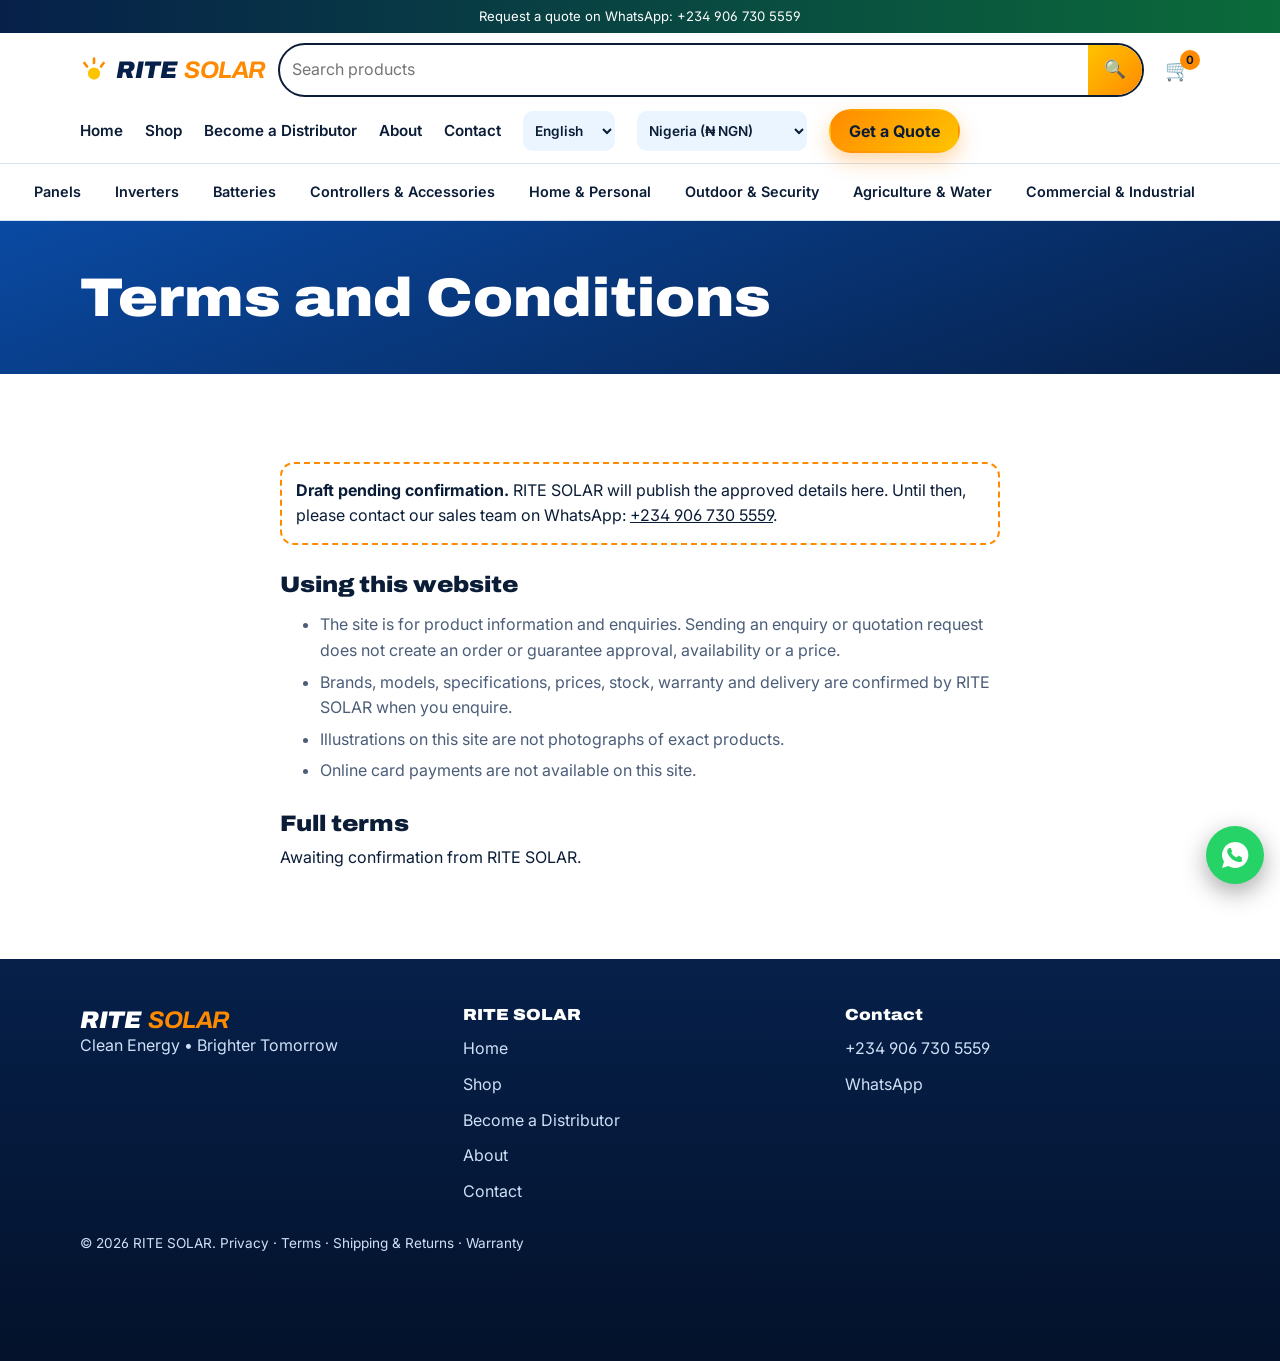
<file: terms.html>
<!DOCTYPE html>
<html lang="en"><head><meta charset="utf-8"><meta name="viewport" content="width=device-width, initial-scale=1, viewport-fit=cover"><title>Terms and Conditions | RITE SOLAR</title><meta name="description" content="RITE SOLAR: solar products, wholesale supply and distributor partnerships. Request a quote on WhatsApp."><link rel="preconnect" href="https://fonts.googleapis.com"><link href="https://fonts.googleapis.com/css2?family=Archivo:wdth,wght@100,700..900&family=Inter:wght@400;600&display=swap" rel="stylesheet"><meta name="theme-color" content="#06204a"><link rel="icon" href="data:image/svg+xml,%3Csvg xmlns='http://www.w3.org/2000/svg' viewBox='0 0 32 32'%3E%3Ccircle cx='16' cy='20' r='9' fill='%23FFC400'/%3E%3Cpath d='M16 2v5M4 8l4 4M28 8l-4 4' stroke='%23FF8A00' stroke-width='3' stroke-linecap='round'/%3E%3C/svg%3E"><link rel="stylesheet" href="style.css"></head><body><a class="skip" href="#main">Skip to content</a><div id="hdr"></div><main id="main"><section class="ph-head"><div class="wrap"><h1>Terms and Conditions</h1></div></section><section><div class="wrap doc"><div class="pnote"><b>Draft pending confirmation.</b> RITE SOLAR will publish the approved details here. Until then, please contact our sales team on WhatsApp: <a href="tel:+2349067305559">+234 906 730 5559</a>.</div><h2>Using this website</h2><ul><li>The site is for product information and enquiries. Sending an enquiry or quotation request does not create an order or guarantee approval, availability or a price.</li><li>Brands, models, specifications, prices, stock, warranty and delivery are confirmed by RITE SOLAR when you enquire.</li><li>Illustrations on this site are not photographs of exact products.</li><li>Online card payments are not available on this site.</li></ul><h2>Full terms</h2><p>Awaiting confirmation from RITE SOLAR.</p></div></section></main><div id="ftr"></div><script src="app.js"></script></body></html>
</file>
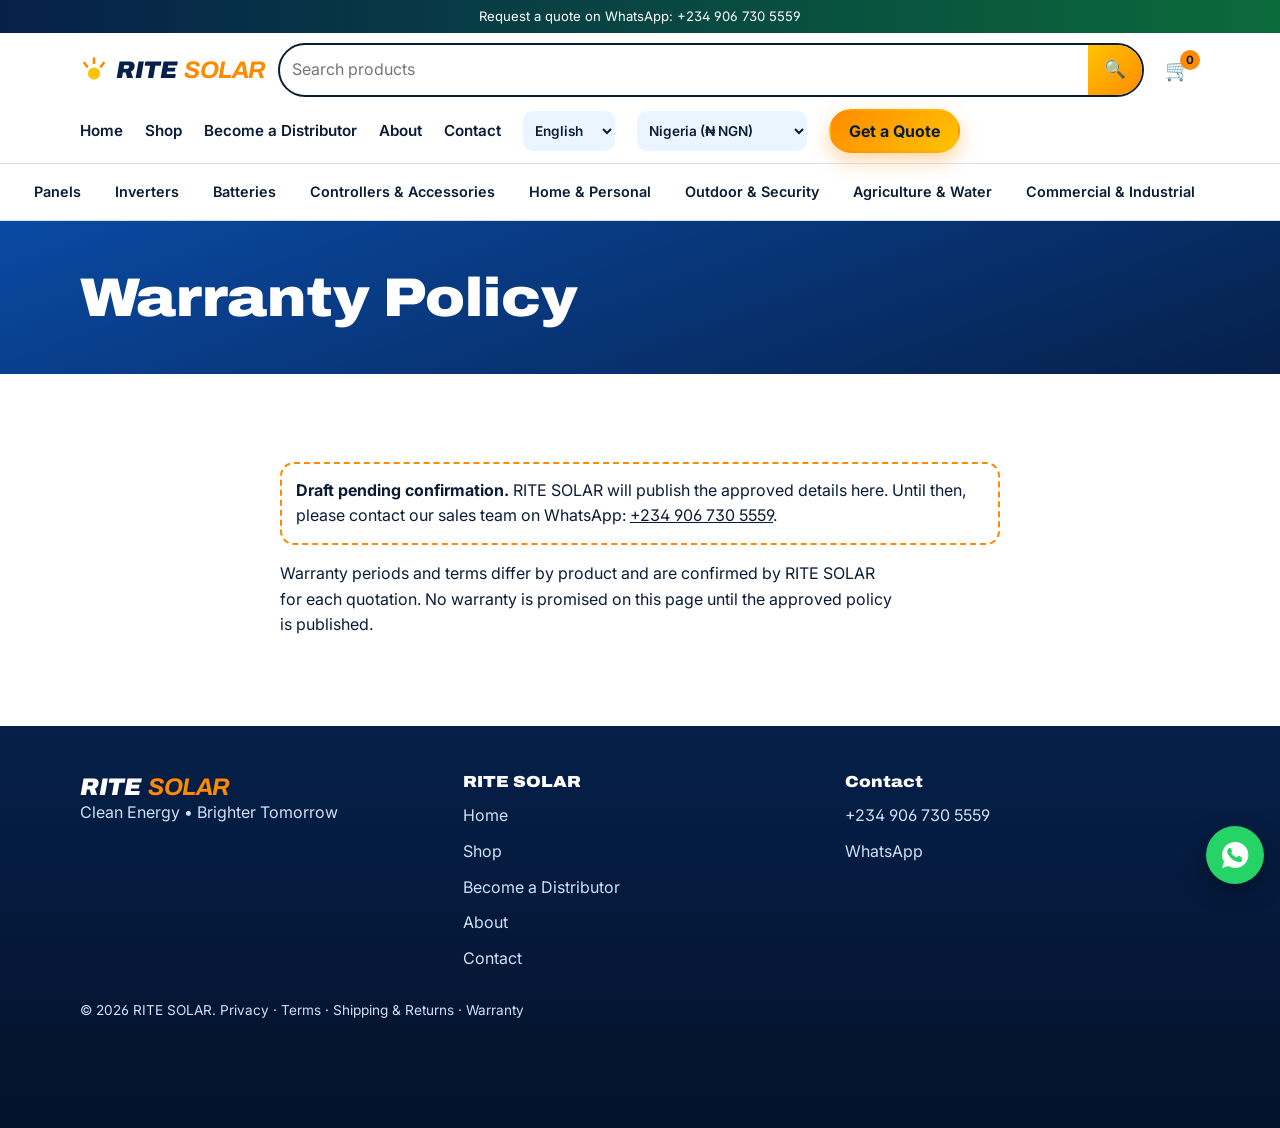
<file: warranty.html>
<!DOCTYPE html>
<html lang="en"><head><meta charset="utf-8"><meta name="viewport" content="width=device-width, initial-scale=1, viewport-fit=cover"><title>Warranty Policy | RITE SOLAR</title><meta name="description" content="RITE SOLAR: solar products, wholesale supply and distributor partnerships. Request a quote on WhatsApp."><link rel="preconnect" href="https://fonts.googleapis.com"><link href="https://fonts.googleapis.com/css2?family=Archivo:wdth,wght@100,700..900&family=Inter:wght@400;600&display=swap" rel="stylesheet"><meta name="theme-color" content="#06204a"><link rel="icon" href="data:image/svg+xml,%3Csvg xmlns='http://www.w3.org/2000/svg' viewBox='0 0 32 32'%3E%3Ccircle cx='16' cy='20' r='9' fill='%23FFC400'/%3E%3Cpath d='M16 2v5M4 8l4 4M28 8l-4 4' stroke='%23FF8A00' stroke-width='3' stroke-linecap='round'/%3E%3C/svg%3E"><link rel="stylesheet" href="style.css"></head><body><a class="skip" href="#main">Skip to content</a><div id="hdr"></div><main id="main"><section class="ph-head"><div class="wrap"><h1>Warranty Policy</h1></div></section><section><div class="wrap doc"><div class="pnote"><b>Draft pending confirmation.</b> RITE SOLAR will publish the approved details here. Until then, please contact our sales team on WhatsApp: <a href="tel:+2349067305559">+234 906 730 5559</a>.</div><p>Warranty periods and terms differ by product and are confirmed by RITE SOLAR for each quotation. No warranty is promised on this page until the approved policy is published.</p></div></section></main><div id="ftr"></div><script src="app.js"></script></body></html>
</file>
<file: style.css>
:root{--navy:#062B59;--or:#FF6B00;--yl:#FFC400;--wh:#fff;--sky:#EAF5FF;--ink:#0a1c36;--mut:#4b5d78;--bg:#fff;--card:#fff;--line:#d6e3f3;
box-sizing:border-box;padding-top:env(safe-area-inset-top,0px);padding-bottom:env(safe-area-inset-bottom,0px)}
@media(prefers-color-scheme:dark){:root:not([data-theme="light"]){--ink:#eaf2ff;--mut:#a9bad3;--bg:#07182f;--card:#0d2547;--line:#1d3a64;--sky:#0b2142}}
:root[data-theme="dark"]{--ink:#eaf2ff;--mut:#a9bad3;--bg:#07182f;--card:#0d2547;--line:#1d3a64;--sky:#0b2142}
*,*::before,*::after{box-sizing:border-box}
html{scroll-behavior:smooth;scroll-padding-top:calc(72px + env(safe-area-inset-top,0px));height:auto}
body{margin:0;font:400 16px/1.6 Inter,system-ui,"Segoe UI",Roboto,Arial,sans-serif;color:var(--ink);background:var(--bg);overflow-x:hidden}
h1,h2,h3{font-family:Archivo,"Arial Black",Impact,sans-serif;line-height:1.05;margin:0;font-weight:900;font-stretch:112%}
h2{font-size:clamp(1.8rem,5vw,3rem);margin-bottom:.6rem}
p{margin:0 0 1rem;max-width:62ch}
a{color:inherit}
:focus-visible{outline:3px solid var(--yl);outline-offset:2px}
.wrap{max-width:1160px;margin:0 auto;padding:0 20px}
section{padding:72px 0}
.btn{display:inline-flex;align-items:center;gap:8px;min-height:48px;padding:12px 22px;border-radius:999px;border:2px solid transparent;font:700 1rem Inter,sans-serif;text-decoration:none;cursor:pointer;transition:transform .15s,box-shadow .15s}
.btn:hover{transform:translateY(-2px)}
.b-or{background:linear-gradient(135deg,var(--or),#ff8a1f);color:#fff;box-shadow:0 8px 20px rgba(255,107,0,.35)}
.b-ol{border-color:#fff;color:#fff}
.b-wa{background:#25D366;color:#053b1a}
.b-nv{background:var(--navy);color:#fff}
.b-gh{border-color:var(--navy);color:var(--navy)}
@media(prefers-color-scheme:dark){.b-gh{border-color:#fff;color:#fff}}
header{position:sticky;top:0;z-index:50;background:var(--navy);color:#fff;padding-top:env(safe-area-inset-top,0px)}
.nav{display:flex;align-items:center;justify-content:space-between;height:64px}
.logo{font:900 1.5rem Archivo,sans-serif;font-style:italic;text-decoration:none;letter-spacing:-.02em;display:flex;align-items:center;gap:8px}
.logo b{color:var(--or)}
.logo svg{width:28px;height:28px}
nav ul{display:flex;gap:22px;list-style:none;margin:0;padding:0;align-items:center}
nav a{text-decoration:none;font-weight:600;font-size:.95rem}
nav a:hover{color:var(--yl)}
#mt{display:none;background:none;border:2px solid #fff;color:#fff;border-radius:10px;width:46px;height:46px;font-size:1.3rem;cursor:pointer}
@media(max-width:900px){#mt{display:block}nav ul{display:none;position:absolute;left:0;right:0;top:calc(64px + env(safe-area-inset-top,0px));background:var(--navy);flex-direction:column;align-items:stretch;padding:12px 20px 20px;gap:4px}nav ul.open{display:flex}nav li a{display:block;padding:12px 4px;border-bottom:1px solid #1d4580}}
.cartb{position:relative;background:none;border:0;color:#fff;font-size:1.3rem;cursor:pointer;min-width:44px;min-height:44px}
.cartb i{position:absolute;top:2px;right:0;background:var(--or);border-radius:99px;font:700 .72rem Inter;min-width:20px;height:20px;line-height:20px;text-align:center;font-style:normal}
.hero{background:linear-gradient(170deg,#0a4aa3 0,var(--navy) 55%,#041c3d);color:#fff;padding:56px 0 72px;overflow:hidden;position:relative}
.hero::before{content:"";position:absolute;right:-120px;top:-120px;width:520px;height:520px;border-radius:50%;background:radial-gradient(circle,rgba(255,196,0,.55),rgba(255,107,0,.15) 55%,transparent 70%)}
.hg{display:grid;grid-template-columns:1.1fr .9fr;gap:36px;align-items:center;position:relative}
@media(max-width:900px){.hg{grid-template-columns:1fr}}
.hero h1{font-size:clamp(2.3rem,7vw,4.6rem);text-transform:uppercase}
.hero h1 em{font-style:normal;color:var(--yl)}
.hero h2{font-size:clamp(1.1rem,2.6vw,1.5rem);font-weight:700;margin:18px 0 10px;font-family:Inter,sans-serif;font-stretch:100%}
.cta{display:flex;flex-wrap:wrap;gap:12px;margin-top:22px}
.stage{perspective:900px;display:grid;grid-template-columns:1fr 1fr;gap:14px}
.stage .pc{transform:rotateY(-8deg) rotateX(4deg);transform-style:preserve-3d}
.stage .pc:nth-child(2){transform:rotateY(-8deg) rotateX(4deg) translateY(24px)}
.pc{background:rgba(255,255,255,.1);border:1px solid rgba(255,255,255,.25);backdrop-filter:blur(6px);border-radius:20px;padding:14px;text-align:center;font-weight:700;font-size:.9rem}
.pc svg{width:100%;height:auto;max-height:130px}
.note{font-size:.78rem;opacity:.75;margin-top:10px}
.sec-sky{background:var(--sky)}
.grid{display:grid;gap:20px;grid-template-columns:repeat(auto-fill,minmax(260px,1fr));margin-top:28px}
.card{background:var(--card);border:1px solid var(--line);border-radius:22px;padding:20px;display:flex;flex-direction:column;gap:10px;transition:transform .2s,box-shadow .2s;transform-style:preserve-3d}
.card:hover{box-shadow:0 18px 36px rgba(6,43,89,.18)}
.card h3{font-size:1.25rem}
.card p{color:var(--mut);font-size:.95rem;margin:0}
.card .img{background:linear-gradient(160deg,var(--sky),var(--card));border-radius:16px;padding:10px;display:grid;place-items:center;height:150px}
.card .img svg{height:100%;width:auto;max-width:100%}
.card .row{display:flex;gap:8px;flex-wrap:wrap;margin-top:auto}
.card .btn{min-height:44px;padding:8px 16px;font-size:.9rem}
.tag{display:inline-block;font:700 .72rem Inter;background:var(--yl);color:#3a2a00;border-radius:99px;padding:3px 10px;align-self:flex-start}
.spec{font-size:.85rem;color:var(--mut);margin:0;padding-left:18px}
.filters{display:flex;flex-wrap:wrap;gap:8px;margin-top:20px}
.chip{border:2px solid var(--navy);background:none;color:var(--ink);border-radius:99px;padding:8px 16px;min-height:44px;font:600 .9rem Inter;cursor:pointer}
.chip[aria-pressed=true]{background:var(--navy);color:#fff}
@media(prefers-color-scheme:dark){.chip{border-color:#4a76b8}.chip[aria-pressed=true]{background:var(--or);border-color:var(--or)}}
.why{display:grid;gap:16px;grid-template-columns:repeat(auto-fit,minmax(200px,1fr));margin-top:28px}
.why .card{align-items:flex-start}
.ic{width:56px;height:56px;border-radius:50%;background:linear-gradient(135deg,var(--or),var(--yl));display:grid;place-items:center;font-size:1.5rem}
.dist{background:linear-gradient(160deg,#041c3d,var(--navy) 60%,#0a3f86);color:#fff;position:relative;overflow:hidden}
.dist::after{content:"";position:absolute;left:-80px;bottom:-80px;width:340px;height:340px;border-radius:50%;background:radial-gradient(circle,rgba(255,107,0,.5),transparent 70%)}
.dist h2{font-size:clamp(2rem,6vw,3.8rem);text-transform:uppercase}
.dist h2 span{color:var(--yl)}
.dg{display:grid;grid-template-columns:1fr 1fr;gap:36px;position:relative;z-index:1}
@media(max-width:900px){.dg{grid-template-columns:1fr}}
.dist ul{padding-left:20px}.dist li{margin:6px 0}
form{background:var(--card);color:var(--ink);border-radius:22px;padding:22px;display:grid;gap:14px}
label{font-weight:600;font-size:.9rem;display:grid;gap:5px}
input,select,textarea{font:inherit;padding:12px;border:2px solid var(--line);border-radius:12px;background:var(--bg);color:var(--ink);min-height:48px;width:100%}
textarea{min-height:90px}
input[aria-invalid=true],select[aria-invalid=true],textarea[aria-invalid=true]{border-color:#d92d20}
.err{color:#d92d20;font-size:.8rem;font-weight:600;min-height:0}
.chk{display:flex;gap:10px;align-items:flex-start;font-weight:400}
.chk input{width:22px;min-height:22px;margin-top:3px}
.hp{position:absolute;left:-9999px;height:0;overflow:hidden}
.ok{background:#e8f8ee;color:#0b4a22;border-radius:14px;padding:16px;margin-top:10px}
.steps{display:grid;gap:18px;grid-template-columns:repeat(auto-fit,minmax(200px,1fr));margin-top:28px;counter-reset:s}
.step{position:relative;padding:22px;border-radius:20px;background:var(--card);border:1px solid var(--line)}
.step::before{counter-increment:s;content:counter(s);display:grid;place-items:center;width:40px;height:40px;border-radius:50%;background:var(--or);color:#fff;font:900 1.1rem Archivo;margin-bottom:10px}
.ph{border:2px dashed var(--or);border-radius:16px;padding:16px;color:var(--mut);font-size:.9rem;background:var(--card)}
details{background:var(--card);border:1px solid var(--line);border-radius:16px;padding:4px 18px;margin-top:10px}
summary{cursor:pointer;font-weight:700;padding:14px 0;min-height:44px}
details p{color:var(--mut)}
footer{background:var(--navy);color:#cfe0f7;padding:48px 0 90px}
footer .fg{display:grid;gap:28px;grid-template-columns:repeat(auto-fit,minmax(200px,1fr))}
footer a{display:block;padding:5px 0;text-decoration:none}footer a:hover{color:var(--yl)}
footer h3{font-size:1rem;color:#fff;margin-bottom:8px}
.fab{position:fixed;right:16px;bottom:calc(16px + env(safe-area-inset-bottom,0px));z-index:60;width:58px;height:58px;border-radius:50%;background:#25D366;display:grid;place-items:center;box-shadow:0 8px 24px rgba(0,0,0,.35);text-decoration:none}
.fab svg{width:32px;height:32px;fill:#fff}
dialog{border:0;border-radius:22px;padding:0;max-width:560px;width:calc(100% - 28px);background:var(--card);color:var(--ink)}
dialog::backdrop{background:rgba(4,20,45,.65)}
.dl{padding:22px;display:grid;gap:12px}
.qi{display:flex;gap:10px;align-items:center;justify-content:space-between;border-bottom:1px solid var(--line);padding:8px 0}
.qi input{width:70px;min-height:40px;padding:6px}
.x{background:none;border:0;font-size:1.5rem;cursor:pointer;color:inherit;min-width:44px;min-height:44px;justify-self:end}
.rv{opacity:1}
@media(prefers-reduced-motion:no-preference){.hero .cta,.hero h1{animation:up .7s both}@keyframes up{from{opacity:.4;transform:translateY(14px)}}.sun{animation:sp 8s linear infinite;transform-origin:center}@keyframes sp{to{transform:rotate(360deg)}}}
@media(prefers-reduced-motion:reduce){*{animation:none!important;transition:none!important;scroll-behavior:auto!important}}
.line{height:4px;background:linear-gradient(90deg,var(--or),var(--yl),transparent);border-radius:4px;margin:18px 0;max-width:260px}

nav select{min-height:40px;padding:6px 8px;border-radius:10px;background:#fff;color:var(--navy);border:0;font:600 .85rem Inter,sans-serif;max-width:190px}
@media(max-width:900px){nav select{width:100%;max-width:none;margin-top:6px}}
.ph-head{background:linear-gradient(160deg,#0a4aa3,var(--navy));color:#fff;padding:48px 0}
.ph-head h1{font-size:clamp(2rem,6vw,3.4rem)}
[dir=rtl] .fab{right:auto;left:16px}
.card[class]{min-width:0}

:root{--navy:#06204a;--sun:#FFC400;--or:#FF8A00;--gr:#17a34a;--blk:#0a0a0a;--hbg:#fff;--yl:#FFC400}
@media(prefers-color-scheme:dark){:root:not([data-theme="light"]){--hbg:#0a1a33}}
body{font-feature-settings:"ss01"}
.b-or{background:linear-gradient(135deg,var(--or),var(--sun));color:#1b1200;box-shadow:0 8px 20px rgba(255,138,0,.35)}
.b-nv{background:linear-gradient(135deg,#06204a,#0a4aa3);color:#fff}
.b-ol{border-color:#fff;color:#fff}
.topbar{background:linear-gradient(90deg,#06204a,#0b6b3a);color:#fff;text-align:center;font-size:.82rem;padding:6px 12px}
header.hd{background:var(--hbg);color:var(--ink);border-bottom:1px solid var(--line)}
.hd .nav{height:auto;padding:10px 20px;gap:12px;flex-wrap:wrap}
.hd .logo{color:var(--navy)}
@media(prefers-color-scheme:dark){:root:not([data-theme="light"]) .hd .logo{color:#fff}}
.hd nav a{color:var(--ink)}.hd .cartb,.hd #mt{color:var(--ink)}.hd #mt{border-color:var(--ink)}
.hd nav select{background:var(--sky);color:var(--ink)}
.acts{display:flex;gap:6px;align-items:center}
.srch{flex:1;min-width:240px;display:flex;border:2px solid var(--ink);border-radius:999px;overflow:hidden;background:var(--bg)}
.srch input{border:0;min-height:44px;border-radius:0;flex:1;background:transparent;min-width:0}
.srch button{border:0;background:linear-gradient(135deg,var(--sun),var(--or));min-width:54px;cursor:pointer;font-size:1.1rem}
@media(max-width:900px){.hd .nav>.acts{margin-left:auto}.srch{order:5;flex-basis:100%}.hd nav ul{top:100%;background:var(--card);color:var(--ink);border-bottom:1px solid var(--line)}.hd nav li a{border-bottom-color:var(--line)}}
.catrow{display:flex;gap:6px;overflow-x:auto;padding:8px 20px;background:var(--bg);border-bottom:1px solid var(--line);white-space:nowrap;scrollbar-width:none}
.catrow a{padding:8px 14px;border-radius:99px;text-decoration:none;font-weight:600;font-size:.9rem;flex:none;min-height:40px;display:flex;align-items:center}.catrow a:hover{background:var(--sky)}
.hero2{position:relative;color:#fff;overflow:hidden;background:#04122B}
#slides{position:relative;min-height:600px}
@media(min-width:900px){#slides{min-height:480px}}
.slide{position:absolute;inset:0;display:grid;grid-template-columns:1.05fr .95fr;gap:20px;align-items:center;padding:36px max(20px,calc((100% - 1120px)/2)) 70px;opacity:0;visibility:hidden;transform:perspective(1200px) rotateY(-30deg) translateX(-6%) scale(.96);transition:opacity .8s,transform .8s,visibility 0s .8s}
.slide.on{opacity:1;visibility:visible;transform:none;transition-delay:0s}
.slide::before{content:"";position:absolute;right:-80px;top:-80px;width:420px;height:420px;border-radius:50%;background:radial-gradient(circle,rgba(255,196,0,.55),rgba(255,138,0,.15) 55%,transparent 70%);pointer-events:none}
.g0{background:linear-gradient(135deg,#04122B,#0a4aa3)}.g1{background:linear-gradient(135deg,#04122B,#0c6b3a)}.g2{background:linear-gradient(135deg,#0a0a0a,#06306b)}.g3{background:linear-gradient(135deg,#062B59,#17a34a)}.g4{background:linear-gradient(135deg,#0a0a0a,#7a4a00)}.g5{background:linear-gradient(135deg,#04122B,#0b7a5a)}
@media(max-width:900px){.slide{grid-template-columns:1fr;align-content:center;padding:24px 20px 76px}.art{order:-1}.plate{width:min(230px,70%)!important}}
.sl-txt,.art{position:relative;z-index:1}
.kick{letter-spacing:.22em;font:700 .8rem Inter,sans-serif;color:var(--sun);text-transform:uppercase}
.slide h2{font-size:clamp(2.2rem,6vw,4rem);text-transform:uppercase;background:linear-gradient(90deg,#fff,#FFE27A 60%,#8be08b);-webkit-background-clip:text;background-clip:text;color:transparent;margin:6px 0 10px}
.slide p{color:#e6f0ff}
.art{perspective:900px;display:grid;place-items:center}
.plate{position:relative;width:min(340px,80%);aspect-ratio:1/.8;transform-style:preserve-3d;display:grid;place-items:center}
.glow{position:absolute;inset:6%;border-radius:28px;background:linear-gradient(135deg,rgba(255,196,0,.9),rgba(23,163,74,.7));transform:translateZ(-50px) rotate(-4deg)}
.obj{position:relative;width:100%;height:100%;background:rgba(255,255,255,.14);backdrop-filter:blur(6px);border:1px solid rgba(255,255,255,.35);border-radius:28px;padding:18px;transform:translateZ(30px);box-shadow:0 30px 50px rgba(0,0,0,.35)}
.obj svg{width:100%;height:100%}
.chip3{position:absolute;right:-6px;bottom:-14px;background:var(--sun);color:#1b1200;font:800 .85rem Archivo,sans-serif;padding:6px 14px;border-radius:99px;transform:translateZ(70px);box-shadow:0 8px 18px rgba(0,0,0,.35)}
@media(prefers-reduced-motion:no-preference){.slide.on .plate{animation:sway 6s ease-in-out infinite alternate}@keyframes sway{from{transform:rotateY(-16deg) rotateX(5deg)}to{transform:rotateY(16deg) rotateX(-3deg)}}}
.sc{position:absolute;bottom:14px;left:0;right:0;display:flex;justify-content:center;gap:12px;align-items:center;z-index:5}
.sc>button{width:44px;height:44px;border-radius:50%;border:2px solid #fff;background:rgba(0,0,0,.25);color:#fff;font-size:1.2rem;cursor:pointer}
#dots{display:flex;gap:10px;align-items:center}
#dots button{width:12px;height:12px;border-radius:99px;border:0;background:rgba(255,255,255,.45);padding:0;position:relative;cursor:pointer;transition:width .3s}
#dots button::after{content:"";position:absolute;inset:-16px -6px}
#dots button[aria-current=true]{width:32px;background:var(--sun)}
.vs{display:grid;grid-template-columns:repeat(auto-fit,minmax(200px,1fr));gap:12px;padding:16px 20px;background:var(--sky);font-weight:600}
.vs div{display:flex;gap:10px;align-items:center}
h2.hl::after{content:"";display:block;width:70px;height:5px;border-radius:5px;background:linear-gradient(90deg,var(--sun),var(--gr));margin-top:8px}
.ccg{display:grid;grid-template-columns:repeat(auto-fill,minmax(110px,1fr));gap:18px;margin-top:26px}
.cc{text-align:center;text-decoration:none;font-weight:700;font-size:.9rem;display:grid;gap:8px;justify-items:center}
.ci{width:96px;height:96px;border-radius:50%;background:linear-gradient(135deg,var(--sun),#8be08b);display:grid;place-items:center;padding:14px;box-shadow:0 8px 18px rgba(0,0,0,.12);transition:transform .2s}
.cc:hover .ci{transform:translateY(-4px) scale(1.04)}.ci svg{width:100%;height:100%}
.pcard .img{position:relative;height:170px}
.heart{position:absolute;top:8px;right:8px;width:42px;height:42px;border-radius:50%;border:0;background:#fff;color:#d6336c;font-size:1.25rem;cursor:pointer;box-shadow:0 2px 8px rgba(0,0,0,.25);z-index:2}
.pr{font-size:1.05rem;color:var(--ink)!important}.sm{font-size:.8rem!important}
.band{background:linear-gradient(135deg,#04122B,#0b4a2e);color:#fff;border-radius:28px;padding:36px 28px;display:grid;gap:12px;position:relative;overflow:hidden}
.band::after{content:"";position:absolute;right:-60px;top:-60px;width:260px;height:260px;border-radius:50%;background:radial-gradient(circle,rgba(255,196,0,.6),transparent 70%)}
.band>*{position:relative;z-index:1}
footer{background:linear-gradient(180deg,#06204a,#04122B)}
.step::before{background:linear-gradient(135deg,var(--or),var(--sun));color:#1b1200}
.ic{background:linear-gradient(135deg,var(--sun),#8be08b)}
form.srch{padding:0;gap:0;display:flex;border-radius:999px;background:var(--bg)}
.hero2{padding:0}

@media(min-width:901px){.hd .nav>.srch{order:2}.hd .nav>.acts{order:3;margin-left:auto}.hd .nav>nav{order:4;flex-basis:100%}.hd .nav>nav ul{justify-content:flex-start}}
.skip{position:absolute;left:-999px;top:0;background:var(--sun);color:#000;padding:10px 16px;z-index:100;font-weight:700}
.skip:focus{left:8px;top:8px}
.nojs{padding:20px;text-align:center}

.pd{display:grid;grid-template-columns:1fr 1fr;gap:24px;align-items:start}@media(max-width:700px){.pd{grid-template-columns:1fr}}
.doc{max-width:760px}.doc h2{font-size:1.4rem;margin-top:28px}.doc li{margin:6px 0;color:var(--mut)}
.pnote{border:2px dashed var(--or);border-radius:14px;padding:14px;background:var(--card);margin:16px 0}

/* book page-flip slider */
#slides{perspective:1800px}
.slide{opacity:1;visibility:hidden;transform:none;transition:none;transform-origin:left center;backface-visibility:hidden;z-index:0}
.slide.on{visibility:visible;z-index:1;transform:none}
.slide.flipout{z-index:3;animation:pageout 2.6s cubic-bezier(.62,0,.38,1) forwards}
.slide.flipin{z-index:3;visibility:visible;animation:pagein 2.6s cubic-bezier(.62,0,.38,1) forwards}
.slide.flipout::after,.slide.flipin::after{content:"";position:absolute;inset:0;pointer-events:none;z-index:4;background:linear-gradient(90deg,rgba(0,0,0,.6),rgba(0,0,0,0) 75%);animation:shade 2.6s ease-in-out forwards}
.slide.flipout{box-shadow:12px 0 40px rgba(0,0,0,.45)}
@keyframes pageout{from{transform:rotateY(0)}to{transform:rotateY(-180deg)}}
@keyframes pagein{from{transform:rotateY(-180deg)}to{transform:rotateY(0)}}
@keyframes shade{0%{opacity:0}45%{opacity:1}100%{opacity:0}}

/* two-sided page: front shows slide, back shows paper while turning */
.slide{transform-style:preserve-3d}
.slide>.sl-txt,.slide>.art,.slide::before,.slide::after{backface-visibility:hidden}
.pageback{position:absolute;inset:0;transform:rotateY(180deg);backface-visibility:hidden;display:grid;place-items:center;background:linear-gradient(135deg,#0b1d3f,#14532d 70%,#7a4a00);box-shadow:inset 0 0 80px rgba(0,0,0,.5)}
.pageback span{font:900 clamp(1.6rem,6vw,3.4rem) Archivo,sans-serif;font-style:italic;color:rgba(255,255,255,.18);letter-spacing:-.02em}
.pageback b{color:rgba(255,196,0,.35)}

/* book spread: right half of the page turns over a centre spine */
#flip{position:absolute;inset:0;z-index:4;perspective:2400px;pointer-events:none;overflow:hidden}
#flip::before{content:"";position:absolute;left:calc(50% - 3px);top:0;bottom:0;width:6px;background:linear-gradient(90deg,transparent,rgba(0,0,0,.55),transparent);z-index:6}
#flip .oL{position:absolute;inset:0;clip-path:inset(0 50% 0 0)}
#flip .leaf{position:absolute;inset:0;transform-style:preserve-3d;transform-origin:50% 50%;animation:leaf 2.6s cubic-bezier(.62,0,.38,1) forwards}
#flip .leaf.rev{animation-direction:reverse}
#flip .fr,#flip .bk{position:absolute;inset:0;clip-path:inset(0 0 0 50%);backface-visibility:hidden}
#flip .bk{transform:rotateY(180deg);clip-path:inset(0 50% 0 0)}
#flip .slide{position:absolute;inset:0;visibility:visible!important;transform:none!important;z-index:auto;animation:none}
#flip .fr::after,#flip .bk::after{content:"";position:absolute;inset:0;pointer-events:none;background:linear-gradient(90deg,rgba(0,0,0,.6),rgba(0,0,0,0) 65%);animation:shade 2.6s ease-in-out forwards}
@keyframes leaf{from{transform:rotateY(0)}to{transform:rotateY(-180deg)}}

.card .img img{max-width:100%;max-height:100%;width:100%;height:100%;object-fit:contain;border-radius:12px}
.gal{min-width:0}.gmain{display:grid;place-items:center;padding:0;overflow:hidden}
.gm{border:0;background:none;padding:0;width:100%;height:100%;cursor:zoom-in}.gm img{width:100%;height:100%;object-fit:contain}
.gth{display:flex;gap:8px;margin-top:10px;overflow-x:auto}
.gt{flex:none;width:72px;height:72px;border:2px solid var(--line);border-radius:12px;background:#fff;padding:2px;cursor:pointer}
.gt[aria-current=true]{border-color:var(--or);box-shadow:0 0 0 2px rgba(255,138,0,.3)}.gt img{width:100%;height:100%;object-fit:cover;border-radius:8px}
#dlg:has(.lb){max-width:min(920px,96vw)}
.lb{display:flex;align-items:center;gap:8px}.lb img{flex:1;min-width:0;max-height:72vh;object-fit:contain}
.lbn{flex:none;width:44px;height:44px;border-radius:50%;border:2px solid var(--ink);background:var(--card);color:var(--ink);font-size:1.4rem;cursor:pointer}
.gv{display:flex;flex-wrap:wrap;gap:8px}.gv .chip[data-found]{border-color:#17a34a;background:#e8f8ee;color:#0b4a22}.gv .chip[data-found]::after{content:" ✓"}.gv .chip[data-copied]::after{content:" copied"}
#guide{min-width:0}.gv .chip{max-width:100%;overflow-wrap:anywhere;text-align:left;font-size:.8rem;padding:8px 12px}.doc ol{padding-inline-start:20px}.card h3{overflow-wrap:anywhere}
.pnote,.pnote *{overflow-wrap:anywhere}
</file>
